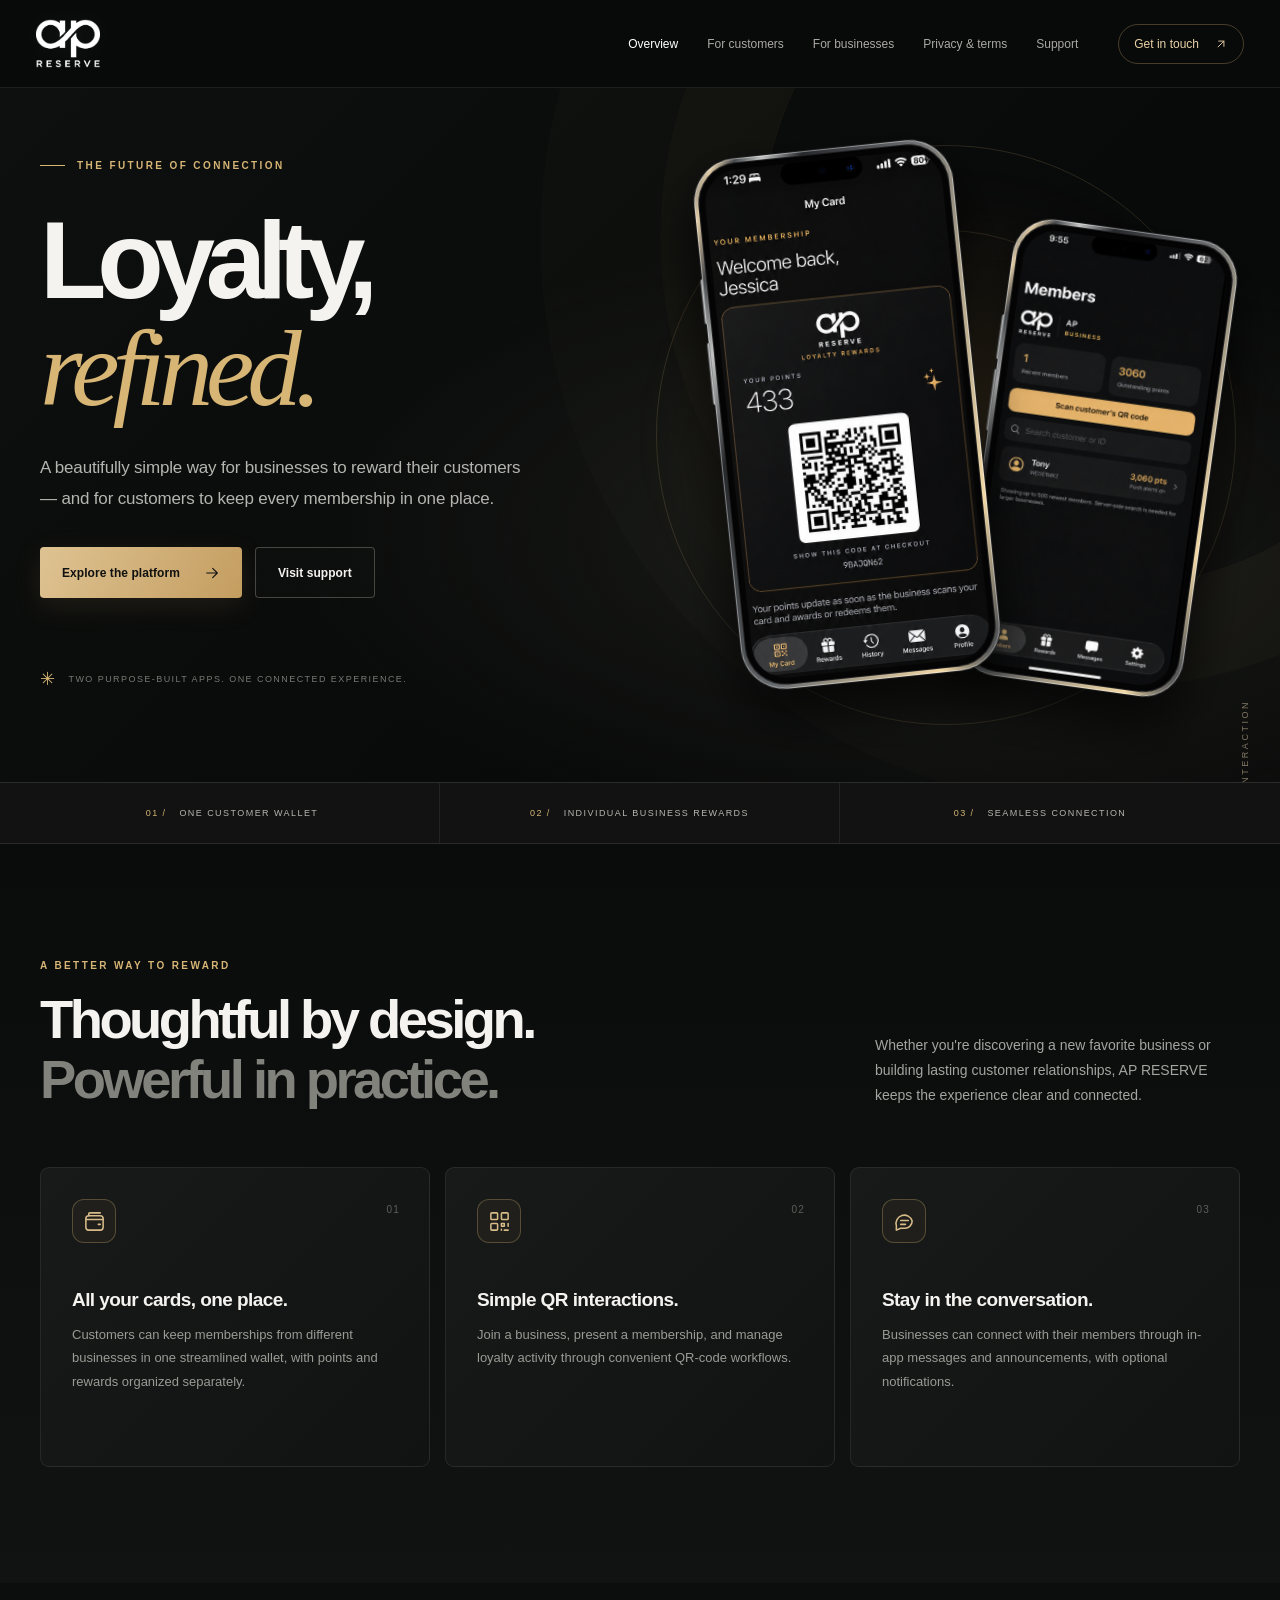
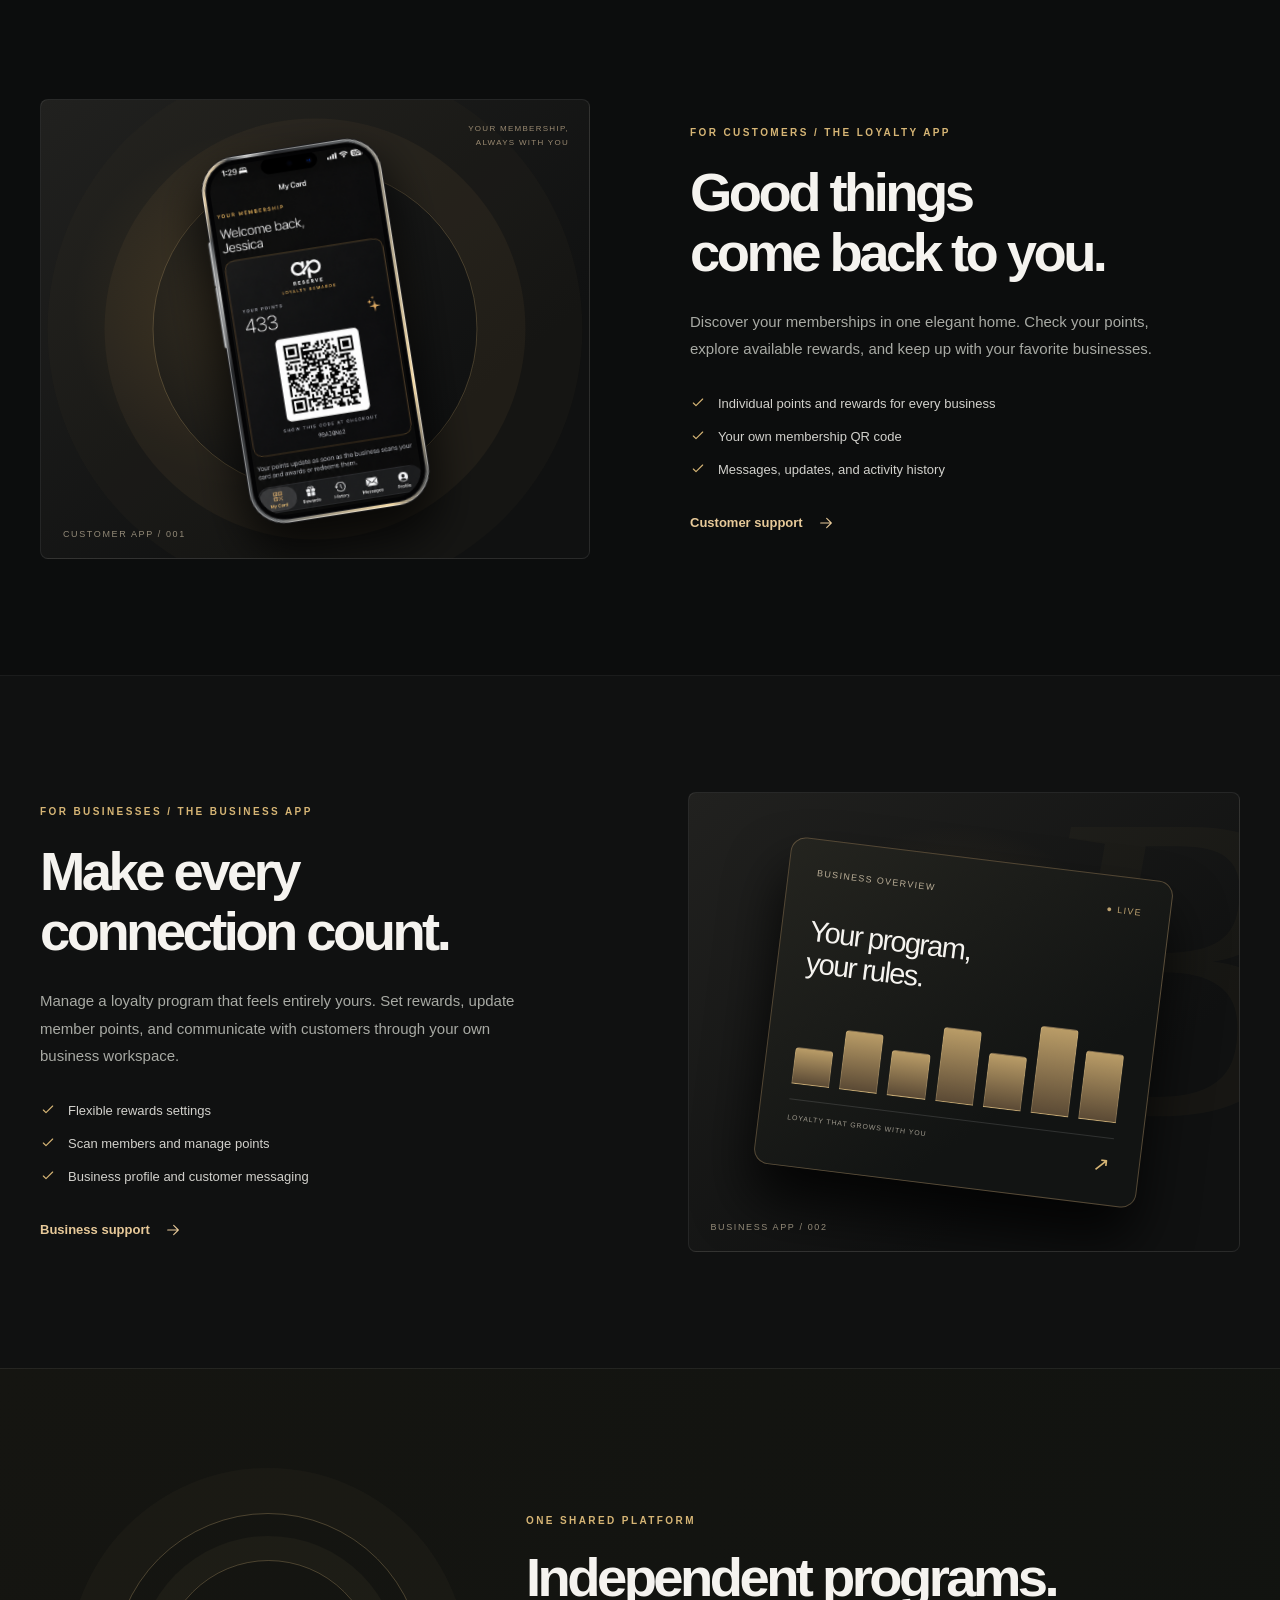
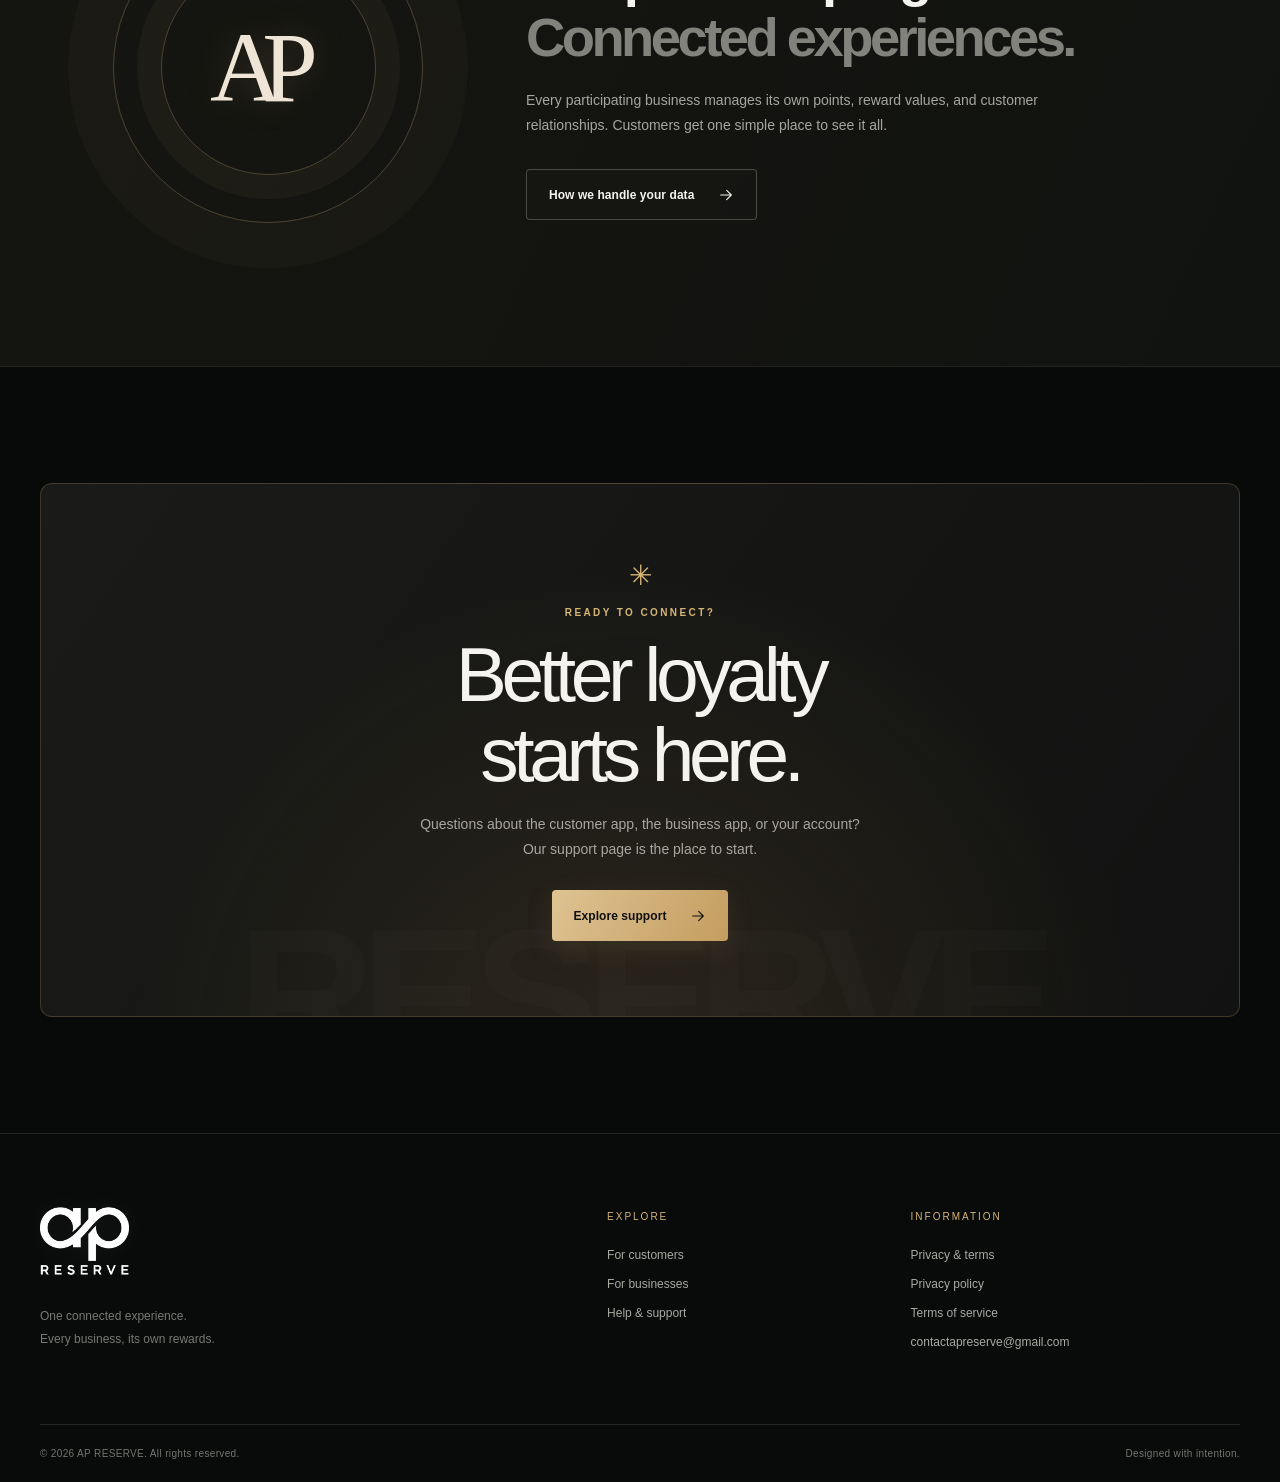
<file: index.html>
<!DOCTYPE html>

<html lang="en"><head><meta charset="utf-8"/><meta content="width=device-width, initial-scale=1" name="viewport"/><meta content="#090a0a" name="theme-color"/><meta content="dark" name="color-scheme"/><title>Loyalty, Refined | AP RESERVE</title><meta content="AP RESERVE connects customers and participating businesses with simple loyalty cards, rewards, QR interactions, and messages." name="description"/><meta content="index,follow" name="robots"/><link href="assets/favicon.png" rel="icon" type="image/png"/><link href="assets/apple-touch-icon.png" rel="apple-touch-icon"/><link href="assets/styles.css" rel="stylesheet"/><meta content="website" property="og:type"/><meta content="Loyalty, Refined — AP RESERVE" property="og:title"/><meta content="AP RESERVE connects customers and participating businesses with simple loyalty cards, rewards, QR interactions, and messages." property="og:description"/><meta content="assets/social-preview.png" property="og:image"/></head><body class="home-page"><a class="skip-link" href="#main">Skip to content</a><header class="site-header"><div class="header-inner"><a aria-label="AP Reserve home" class="brand brand--official" href="index.html"><img alt="AP RESERVE" class="brand-official-logo" src="assets/ap-reserve-logo.png"/></a><nav aria-label="Primary navigation" class="desktop-nav"><a aria-current="page" class="active" href="index.html">Overview</a><a href="index.html#customer">For customers</a><a href="index.html#business">For businesses</a><a href="legal.html">Privacy &amp; terms</a><a href="support.html">Support</a></nav><a class="header-contact" href="mailto:contactapreserve@gmail.com?subject=AP%20RESERVE%20Support">Get in touch <svg aria-hidden="true" fill="none" stroke="currentColor" stroke-linecap="round" stroke-linejoin="round" stroke-width="1.6" viewbox="0 0 24 24"><path d="M7 17 17 7M8 7h9v9"></path></svg></a><button aria-controls="mobile-nav" aria-expanded="false" aria-label="Open navigation" class="mobile-toggle" type="button"><svg aria-hidden="true" fill="none" stroke="currentColor" stroke-linecap="round" stroke-width="1.8" viewbox="0 0 24 24"><path d="M4 7h16M4 12h16M4 17h16"></path></svg></button></div><nav aria-label="Mobile navigation" class="mobile-nav" hidden="" id="mobile-nav"><a aria-current="page" class="active" href="index.html">Overview</a><a href="index.html#customer">For customers</a><a href="index.html#business">For businesses</a><a href="legal.html">Privacy &amp; terms</a><a href="support.html">Support</a><a href="mailto:contactapreserve@gmail.com">Email support <svg aria-hidden="true" fill="none" stroke="currentColor" stroke-linecap="round" stroke-linejoin="round" stroke-width="1.6" viewbox="0 0 24 24"><path d="M7 17 17 7M8 7h9v9"></path></svg></a></nav></header><main id="main"><section class="hero"><div aria-hidden="true" class="hero-halo"></div><div class="container hero-grid"><div class="hero-copy"><div class="eyebrow"><span class="eyebrow-line"></span> THE FUTURE OF CONNECTION</div><h1>Loyalty,<br/><em>refined.</em></h1><p class="hero-lead">A beautifully simple way for businesses to reward their customers — and for customers to keep every membership in one place.</p><div class="hero-actions"><a class="button button-primary" href="#platform">Explore the platform <svg aria-hidden="true" fill="none" stroke="currentColor" stroke-linecap="round" stroke-linejoin="round" stroke-width="1.6" viewbox="0 0 24 24"><path d="M4 12h16m-7-7 7 7-7 7"></path></svg></a><a class="button button-outline" href="support.html">Visit support</a></div><div class="hero-footnote"><span class="gold-spark">✳</span> TWO PURPOSE-BUILT APPS. ONE CONNECTED EXPERIENCE.</div></div><div class="hero-art hero-art--custom-phones"><div aria-hidden="true" class="hero-orbit orbit-one"></div><div aria-hidden="true" class="hero-orbit orbit-two"></div><div aria-hidden="true" class="hero-bloom"></div><div aria-hidden="true" class="hero-phone-glow"></div><div class="ap-device ap-device--business"><div class="ap-device__shell"><div class="ap-device__glass"><div class="ap-device__display"><img alt="AP Reserve Business app member management screen" decoding="async" loading="eager" src="assets/business-app-display.png"/></div></div></div><span aria-hidden="true" class="ap-device__side-button ap-device__side-button--a"></span><span aria-hidden="true" class="ap-device__side-button ap-device__side-button--b"></span></div><div class="ap-device ap-device--loyalty"><div class="ap-device__shell"><div class="ap-device__glass"><div class="ap-device__display"><img alt="AP Reserve Loyalty app membership card screen" decoding="async" loading="eager" src="assets/loyalty-app-display.png"/></div></div></div><span aria-hidden="true" class="ap-device__side-button ap-device__side-button--a"></span><span aria-hidden="true" class="ap-device__side-button ap-device__side-button--b"></span></div><span class="art-note">ELEGANCE IN EVERY INTERACTION</span></div></div></section>
<section class="feature-ribbon"><div class="container ribbon-grid"><div><span>01 /</span> ONE CUSTOMER WALLET</div><div><span>02 /</span> INDIVIDUAL BUSINESS REWARDS</div><div><span>03 /</span> SEAMLESS CONNECTION</div></div></section>
<section class="section section-intro" id="platform"><div class="container"><div class="section-kicker">A BETTER WAY TO REWARD</div><div class="section-heading-row"><h2>Thoughtful by design.<br/><span>Powerful in practice.</span></h2><p>Whether you're discovering a new favorite business or building lasting customer relationships, AP RESERVE keeps the experience clear and connected.</p></div><div class="feature-grid"><article class="feature-card"><div class="feature-icon"><svg aria-hidden="true" fill="none" stroke="currentColor" stroke-linecap="round" stroke-linejoin="round" stroke-width="1.6" viewbox="0 0 24 24"><rect height="15" rx="3" width="18" x="3" y="6"></rect><path d="M3 10h18m-15-4V4a1 1 0 0 1 1-1h11"></path><path d="M16 15h2"></path></svg></div><div class="feature-number">01</div><h3>All your cards, one place.</h3><p>Customers can keep memberships from different businesses in one streamlined wallet, with points and rewards organized separately.</p></article><article class="feature-card"><div class="feature-icon"><svg aria-hidden="true" fill="none" stroke="currentColor" stroke-linecap="round" stroke-linejoin="round" stroke-width="1.6" viewbox="0 0 24 24"><rect height="7" rx="1" width="7" x="3" y="3"></rect><rect height="7" rx="1" width="7" x="14" y="3"></rect><rect height="7" rx="1" width="7" x="3" y="14"></rect><path d="M14 14h3v3h-3zM21 14v3m-4 4h4m-7-1v1"></path></svg></div><div class="feature-number">02</div><h3>Simple QR interactions.</h3><p>Join a business, present a membership, and manage loyalty activity through convenient QR-code workflows.</p></article><article class="feature-card"><div class="feature-icon"><svg aria-hidden="true" fill="none" stroke="currentColor" stroke-linecap="round" stroke-linejoin="round" stroke-width="1.6" viewbox="0 0 24 24"><path d="M20 11.5a7.5 7.5 0 0 1-7.5 7.5H8l-4.5 2v-4.5A7.5 7.5 0 1 1 20 11.5Z"></path><path d="M8 11h8m-8 4h5"></path></svg></div><div class="feature-number">03</div><h3>Stay in the conversation.</h3><p>Businesses can connect with their members through in-app messages and announcements, with optional notifications.</p></article></div></div></section>
<section class="section audience-section customer-section" id="customer"><div class="container audience-grid"><div class="audience-art"><div class="audience-panel customer-panel"><div aria-hidden="true" class="panel-glow"></div><div aria-hidden="true" class="customer-device-halo"></div><div class="ap-device ap-device--loyalty ap-device--section"><div class="ap-device__shell"><div class="ap-device__glass"><div class="ap-device__display"><img alt="AP Reserve Loyalty app membership card screen" decoding="async" loading="lazy" src="assets/loyalty-app-display.png"/></div></div></div><span aria-hidden="true" class="ap-device__side-button ap-device__side-button--a"></span><span aria-hidden="true" class="ap-device__side-button ap-device__side-button--b"></span></div><span class="art-corner">CUSTOMER APP / 001</span><span class="customer-device-caption">YOUR MEMBERSHIP, ALWAYS WITH YOU</span></div></div><div class="audience-copy"><div class="section-kicker">FOR CUSTOMERS / THE LOYALTY APP</div><h2>Good things<br/>come back to you.</h2><p>Discover your memberships in one elegant home. Check your points, explore available rewards, and keep up with your favorite businesses.</p><div class="tick-list"><div><svg aria-hidden="true" fill="none" stroke="currentColor" stroke-linecap="round" stroke-linejoin="round" stroke-width="1.7" viewbox="0 0 24 24"><path d="m5 12 4 4L19 6"></path></svg> Individual points and rewards for every business</div><div><svg aria-hidden="true" fill="none" stroke="currentColor" stroke-linecap="round" stroke-linejoin="round" stroke-width="1.7" viewbox="0 0 24 24"><path d="m5 12 4 4L19 6"></path></svg> Your own membership QR code</div><div><svg aria-hidden="true" fill="none" stroke="currentColor" stroke-linecap="round" stroke-linejoin="round" stroke-width="1.7" viewbox="0 0 24 24"><path d="m5 12 4 4L19 6"></path></svg> Messages, updates, and activity history</div></div><a class="text-link" href="support.html#customer-help">Customer support <svg aria-hidden="true" fill="none" stroke="currentColor" stroke-linecap="round" stroke-linejoin="round" stroke-width="1.6" viewbox="0 0 24 24"><path d="M4 12h16m-7-7 7 7-7 7"></path></svg></a></div></div></section>
<section class="section audience-section business-section" id="business"><div class="container audience-grid business-grid"><div class="audience-copy"><div class="section-kicker">FOR BUSINESSES / THE BUSINESS APP</div><h2>Make every<br/>connection count.</h2><p>Manage a loyalty program that feels entirely yours. Set rewards, update member points, and communicate with customers through your own business workspace.</p><div class="tick-list"><div><svg aria-hidden="true" fill="none" stroke="currentColor" stroke-linecap="round" stroke-linejoin="round" stroke-width="1.7" viewbox="0 0 24 24"><path d="m5 12 4 4L19 6"></path></svg> Flexible rewards settings</div><div><svg aria-hidden="true" fill="none" stroke="currentColor" stroke-linecap="round" stroke-linejoin="round" stroke-width="1.7" viewbox="0 0 24 24"><path d="m5 12 4 4L19 6"></path></svg> Scan members and manage points</div><div><svg aria-hidden="true" fill="none" stroke="currentColor" stroke-linecap="round" stroke-linejoin="round" stroke-width="1.7" viewbox="0 0 24 24"><path d="m5 12 4 4L19 6"></path></svg> Business profile and customer messaging</div></div><a class="text-link" href="support.html#business-help">Business support <svg aria-hidden="true" fill="none" stroke="currentColor" stroke-linecap="round" stroke-linejoin="round" stroke-width="1.6" viewbox="0 0 24 24"><path d="M4 12h16m-7-7 7 7-7 7"></path></svg></a></div><div class="audience-art"><div class="audience-panel business-panel"><div class="panel-glow"></div><div class="large-art-letter">B</div><div class="gold-report"><div class="report-top"><span>BUSINESS OVERVIEW</span><span>● LIVE</span></div><div class="report-title">Your program,<br/>your rules.</div><div class="report-bars"><i style="--h:42%"></i><i style="--h:68%"></i><i style="--h:52%"></i><i style="--h:85%"></i><i style="--h:62%"></i><i style="--h:100%"></i><i style="--h:78%"></i></div><div class="report-bottom"><span>LOYALTY THAT GROWS WITH YOU</span><span>↗</span></div></div><span class="art-corner">BUSINESS APP / 002</span></div></div></div></section>
<section class="section value-section"><div class="container value-wrap"><div class="value-art"><span class="value-ring r1"></span><span class="value-ring r2"></span><span class="value-center">AP</span></div><div class="value-content"><div class="section-kicker">ONE SHARED PLATFORM</div><h2>Independent programs.<br/><span>Connected experiences.</span></h2><p>Every participating business manages its own points, reward values, and customer relationships. Customers get one simple place to see it all.</p><a class="button button-outline" href="legal.html">How we handle your data <svg aria-hidden="true" fill="none" stroke="currentColor" stroke-linecap="round" stroke-linejoin="round" stroke-width="1.6" viewbox="0 0 24 24"><path d="M4 12h16m-7-7 7 7-7 7"></path></svg></a></div></div></section>
<section class="section end-cta"><div class="container"><div class="cta-box"><div class="cta-star">✳</div><div class="section-kicker">READY TO CONNECT?</div><h2>Better loyalty<br/>starts here.</h2><p>Questions about the customer app, the business app, or your account? Our support page is the place to start.</p><a class="button button-primary" href="support.html">Explore support <svg aria-hidden="true" fill="none" stroke="currentColor" stroke-linecap="round" stroke-linejoin="round" stroke-width="1.6" viewbox="0 0 24 24"><path d="M4 12h16m-7-7 7 7-7 7"></path></svg></a><div class="cta-background-word">RESERVE</div></div></div></section></main><footer class="site-footer"><div class="container footer-top"><div><div class="footer-brand"><a aria-label="AP Reserve home" class="brand brand--official" href="index.html"><img alt="AP RESERVE" class="brand-official-logo" src="assets/ap-reserve-logo.png"/></a></div><p>One connected experience.<br/>Every business, its own rewards.</p></div><div class="footer-linkgroup"><span>EXPLORE</span><a href="index.html#customer">For customers</a><a href="index.html#business">For businesses</a><a href="support.html">Help &amp; support</a></div><div class="footer-linkgroup"><span>INFORMATION</span><a href="legal.html">Privacy &amp; terms</a><a href="privacy.html">Privacy policy</a><a href="terms.html">Terms of service</a><a href="mailto:contactapreserve@gmail.com">contactapreserve@gmail.com</a></div></div><div class="container footer-bottom"><span>© <span id="year">2026</span> AP RESERVE. All rights reserved.</span><span>Designed with intention.</span></div></footer><script defer="" src="assets/main.js"></script></body></html>
</file>
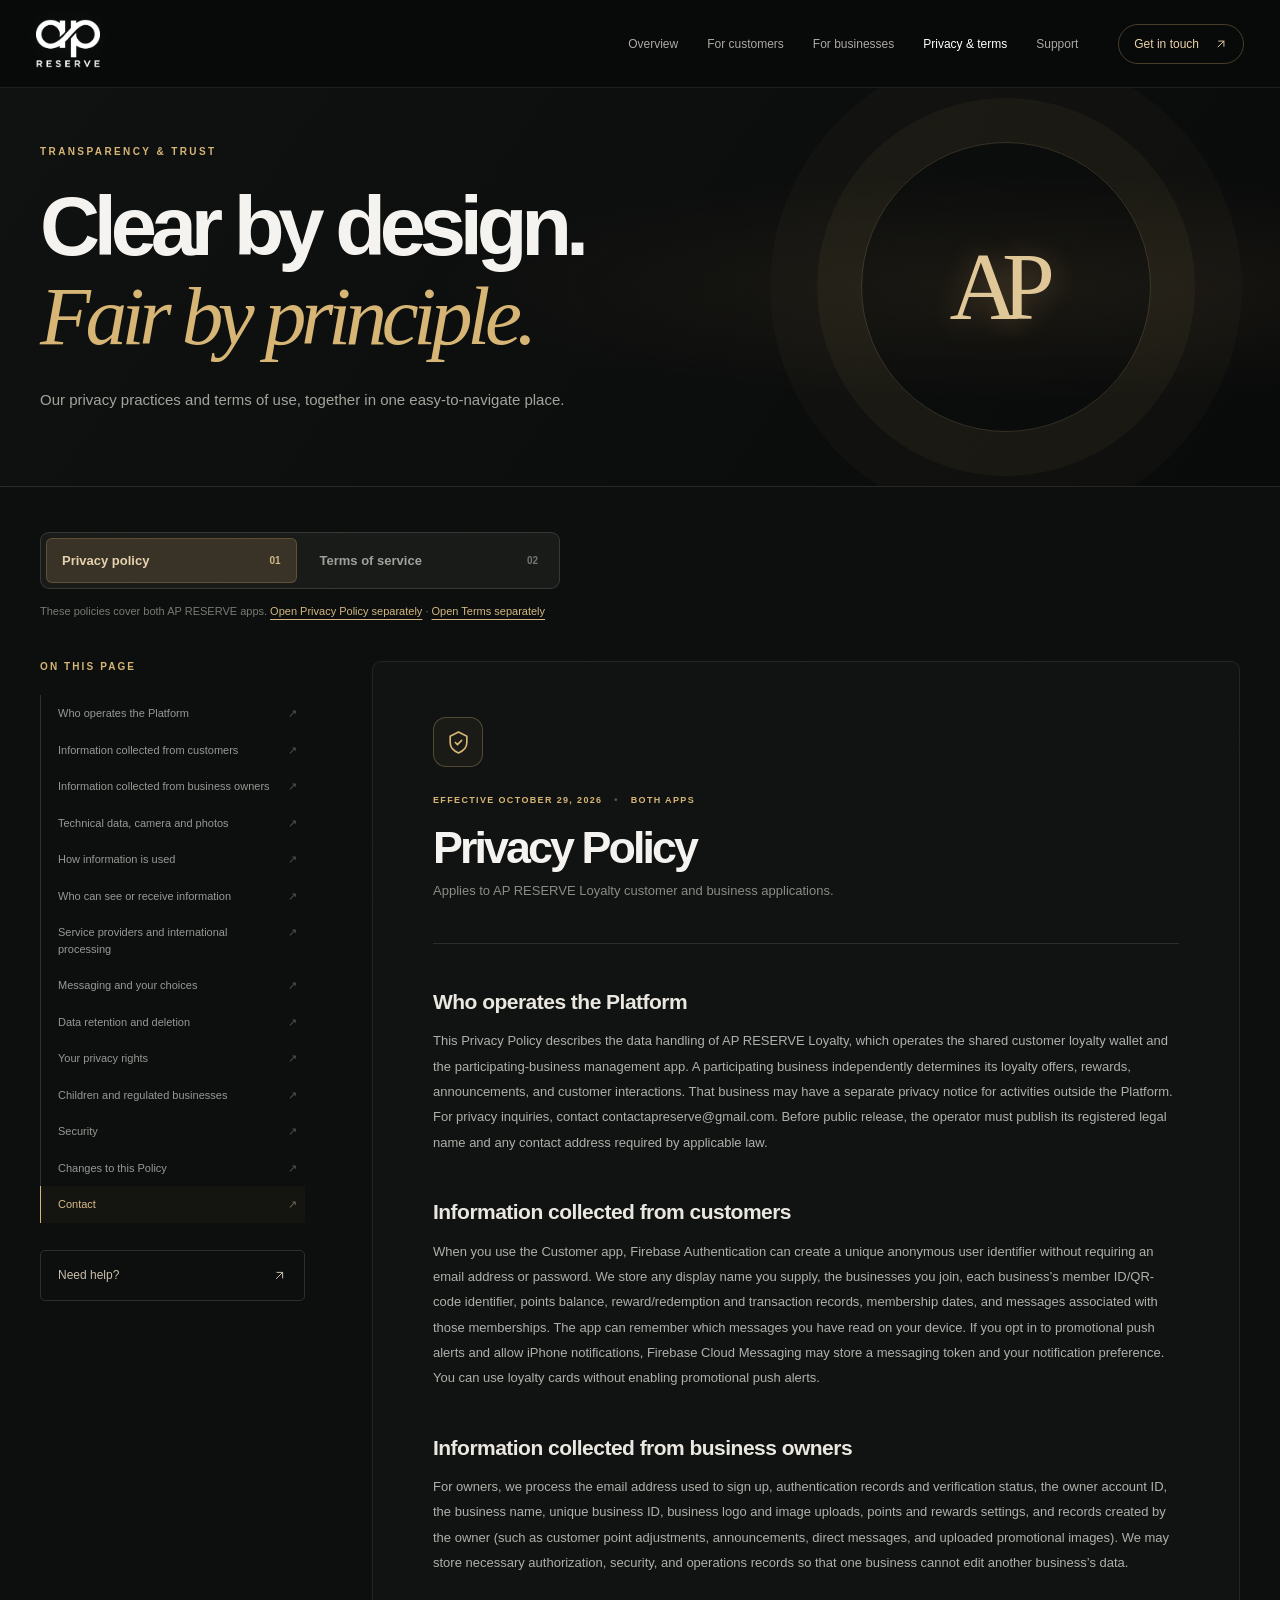
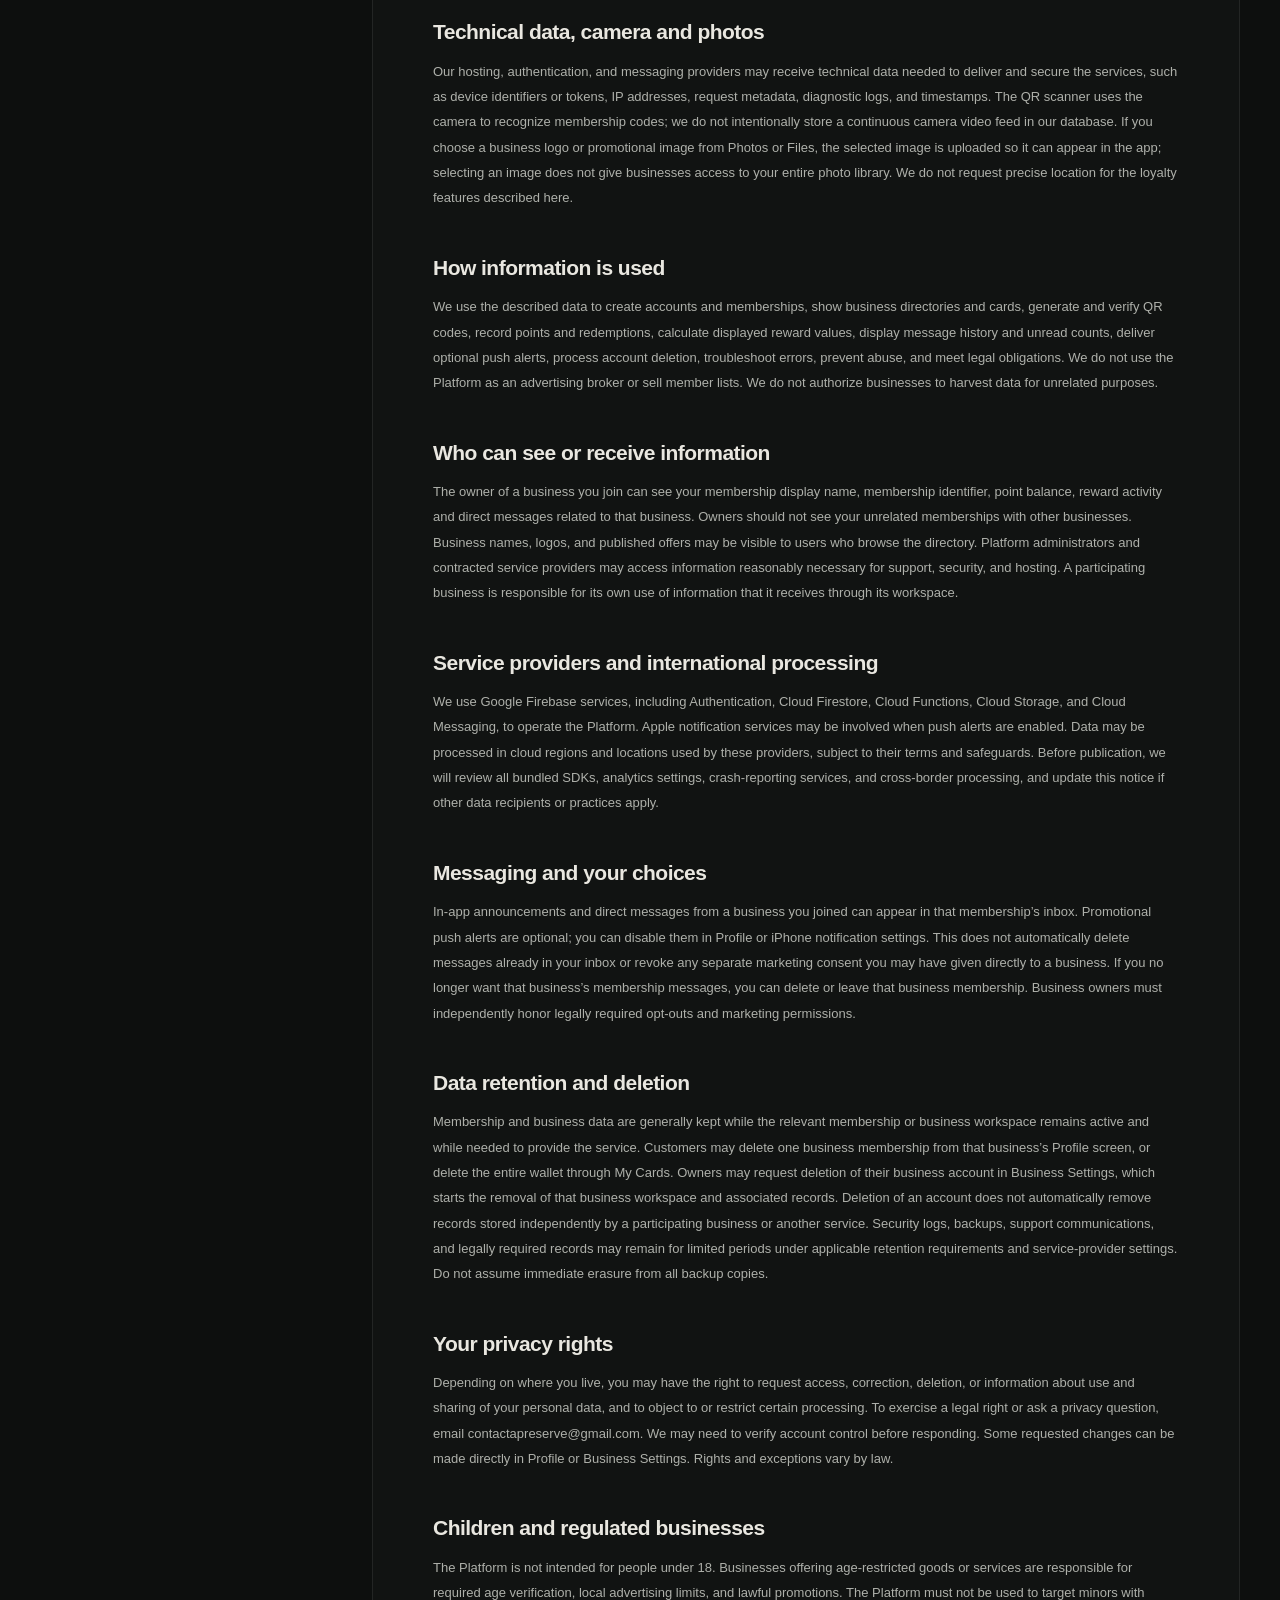
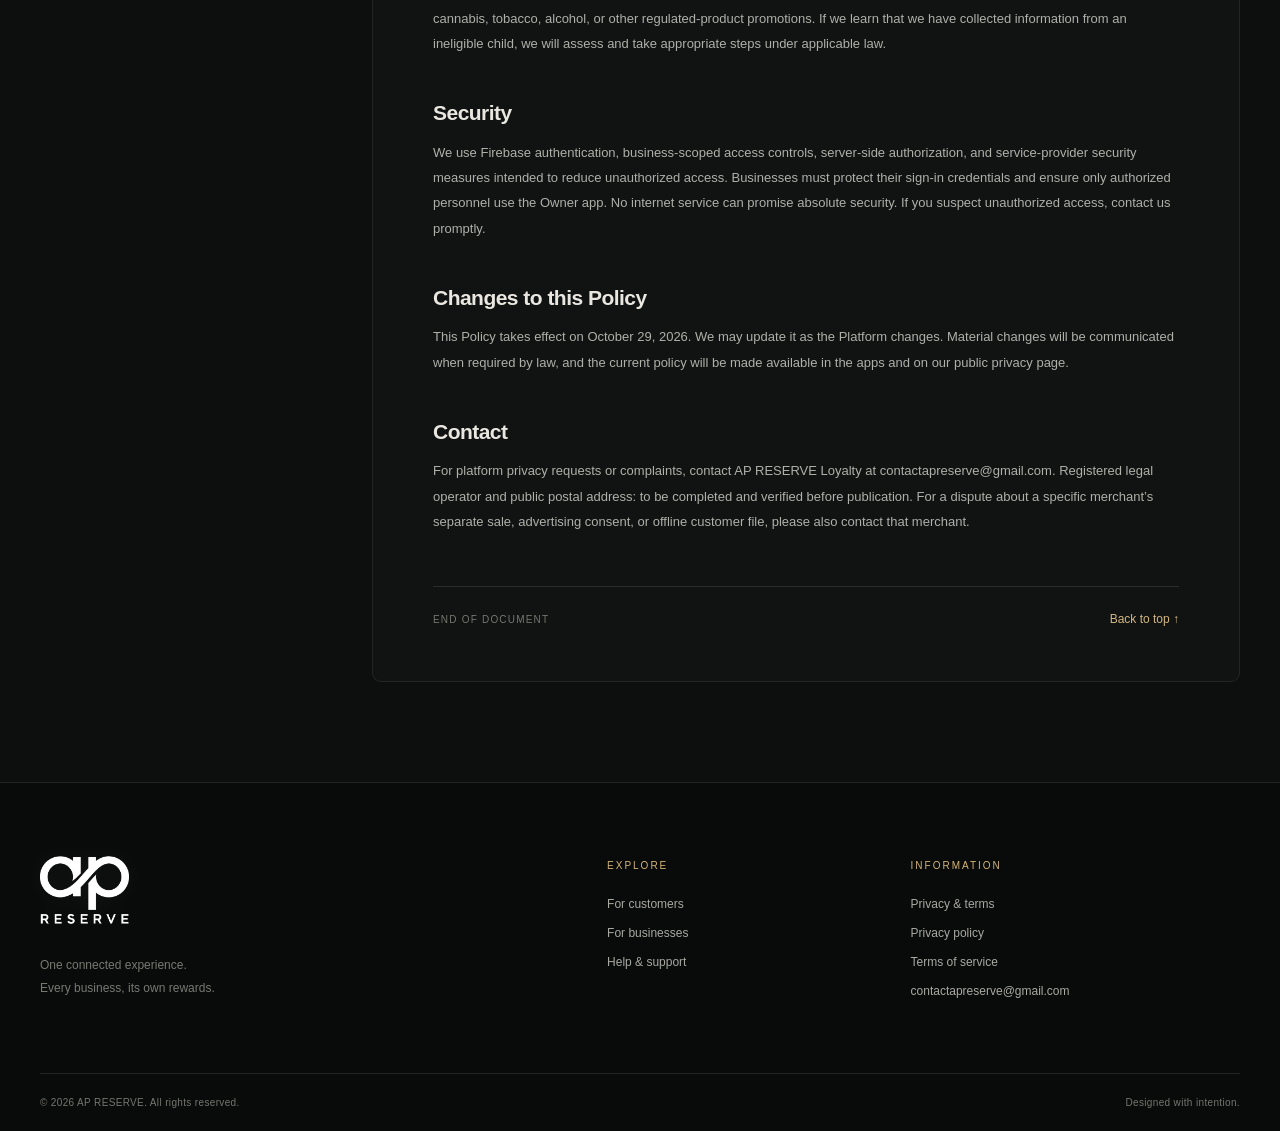
<file: legal.html>
<!DOCTYPE html>

<html lang="en"><head><meta charset="utf-8"/><meta content="width=device-width, initial-scale=1" name="viewport"/><meta content="#090a0a" name="theme-color"/><meta content="dark" name="color-scheme"/><title>Privacy &amp; Terms | AP RESERVE</title><meta content="Read the complete Privacy Policy and Terms of Service for AP RESERVE Loyalty Customer and Business apps." name="description"/><meta content="index,follow" name="robots"/><link href="assets/favicon.png" rel="icon" type="image/png"/><link href="assets/apple-touch-icon.png" rel="apple-touch-icon"/><link href="assets/styles.css" rel="stylesheet"/><meta content="website" property="og:type"/><meta content="Privacy &amp; Terms — AP RESERVE" property="og:title"/><meta content="Read the complete Privacy Policy and Terms of Service for AP RESERVE Loyalty Customer and Business apps." property="og:description"/><meta content="assets/social-preview.png" property="og:image"/></head><body class="legal-page"><a class="skip-link" href="#main">Skip to content</a><header class="site-header"><div class="header-inner"><a aria-label="AP Reserve home" class="brand brand--official" href="index.html"><img alt="AP RESERVE" class="brand-official-logo" src="assets/ap-reserve-logo.png"/></a><nav aria-label="Primary navigation" class="desktop-nav"><a href="index.html">Overview</a><a href="index.html#customer">For customers</a><a href="index.html#business">For businesses</a><a aria-current="page" class="active" href="legal.html">Privacy &amp; terms</a><a href="support.html">Support</a></nav><a class="header-contact" href="mailto:contactapreserve@gmail.com?subject=AP%20RESERVE%20Support">Get in touch <svg aria-hidden="true" fill="none" stroke="currentColor" stroke-linecap="round" stroke-linejoin="round" stroke-width="1.6" viewbox="0 0 24 24"><path d="M7 17 17 7M8 7h9v9"></path></svg></a><button aria-controls="mobile-nav" aria-expanded="false" aria-label="Open navigation" class="mobile-toggle" type="button"><svg aria-hidden="true" fill="none" stroke="currentColor" stroke-linecap="round" stroke-width="1.8" viewbox="0 0 24 24"><path d="M4 7h16M4 12h16M4 17h16"></path></svg></button></div><nav aria-label="Mobile navigation" class="mobile-nav" hidden="" id="mobile-nav"><a href="index.html">Overview</a><a href="index.html#customer">For customers</a><a href="index.html#business">For businesses</a><a aria-current="page" class="active" href="legal.html">Privacy &amp; terms</a><a href="support.html">Support</a><a href="mailto:contactapreserve@gmail.com">Email support <svg aria-hidden="true" fill="none" stroke="currentColor" stroke-linecap="round" stroke-linejoin="round" stroke-width="1.6" viewbox="0 0 24 24"><path d="M7 17 17 7M8 7h9v9"></path></svg></a></nav></header><main id="main"><div id="top"></div><section class="interior-hero legal-hero"><div class="container interior-hero-grid"><div><div class="section-kicker">TRANSPARENCY &amp; TRUST</div><h1>Clear by design.<br/><em>Fair by principle.</em></h1><p>Our privacy practices and terms of use, together in one easy-to-navigate place.</p></div><div class="interior-art"><span class="interior-orbit"></span><span class="interior-monogram">AP</span></div></div></section><section class="legal-shell"><div class="container"><div aria-label="Legal documents" class="legal-switch" role="tablist"><button aria-controls="privacy-panel" aria-selected="true" data-legal-tab="privacy" id="tab-privacy" role="tab" type="button">Privacy policy <span>01</span></button><button aria-controls="terms-panel" aria-selected="false" data-legal-tab="terms" id="tab-terms" role="tab" type="button">Terms of service <span>02</span></button></div><p class="legal-download-note">These policies cover both AP RESERVE apps. <a href="privacy.html">Open Privacy Policy separately</a> · <a href="terms.html">Open Terms separately</a></p><section aria-labelledby="privacy-heading" class="legal-panel is-active" data-legal-panel="privacy" id="privacy-panel"><div class="legal-grid"><aside class="legal-aside"><div class="aside-sticky"><div class="aside-overline">ON THIS PAGE</div><nav aria-label="Privacy Policy contents" class="toc-links"><a class="toc-link" href="#privacy-who-operates-the-platform">Who operates the Platform <span>↗</span></a><a class="toc-link" href="#privacy-information-collected-from-customers">Information collected from customers <span>↗</span></a><a class="toc-link" href="#privacy-information-collected-from-business-owners">Information collected from business owners <span>↗</span></a><a class="toc-link" href="#privacy-technical-data-camera-and-photos">Technical data, camera and photos <span>↗</span></a><a class="toc-link" href="#privacy-how-information-is-used">How information is used <span>↗</span></a><a class="toc-link" href="#privacy-who-can-see-or-receive-information">Who can see or receive information <span>↗</span></a><a class="toc-link" href="#privacy-service-providers-and-international-processing">Service providers and international processing <span>↗</span></a><a class="toc-link" href="#privacy-messaging-and-your-choices">Messaging and your choices <span>↗</span></a><a class="toc-link" href="#privacy-data-retention-and-deletion">Data retention and deletion <span>↗</span></a><a class="toc-link" href="#privacy-your-privacy-rights">Your privacy rights <span>↗</span></a><a class="toc-link" href="#privacy-children-and-regulated-businesses">Children and regulated businesses <span>↗</span></a><a class="toc-link" href="#privacy-security">Security <span>↗</span></a><a class="toc-link" href="#privacy-changes-to-this-policy">Changes to this Policy <span>↗</span></a><a class="toc-link" href="#privacy-contact">Contact <span>↗</span></a></nav><a class="aside-help" href="support.html">Need help? <svg aria-hidden="true" fill="none" stroke="currentColor" stroke-linecap="round" stroke-linejoin="round" stroke-width="1.6" viewbox="0 0 24 24"><path d="M7 17 17 7M8 7h9v9"></path></svg></a></div></aside><article class="legal-article"><div class="legal-document-head"><div class="doc-symbol"><svg aria-hidden="true" fill="none" stroke="currentColor" stroke-linecap="round" stroke-linejoin="round" stroke-width="1.6" viewbox="0 0 24 24"><path d="m12 2 8 4v6c0 5-3.4 8.1-8 10-4.6-1.9-8-5-8-10V6l8-4Z"></path><path d="m9 12 2 2 4-4"></path></svg></div><p class="legal-status">EFFECTIVE OCTOBER 29, 2026 <span>•</span> BOTH APPS</p><h2 id="privacy-heading">Privacy Policy</h2><p>Applies to AP RESERVE Loyalty customer and business applications.</p></div><div class="policy-prose">
<h2 id="privacy-who-operates-the-platform">Who operates the Platform</h2>
<p>This Privacy Policy describes the data handling of AP RESERVE Loyalty, which operates the shared customer loyalty wallet and the participating-business management app. A participating business independently determines its loyalty offers, rewards, announcements, and customer interactions. That business may have a separate privacy notice for activities outside the Platform. For privacy inquiries, contact contactapreserve@gmail.com. Before public release, the operator must publish its registered legal name and any contact address required by applicable law.</p>
<h2 id="privacy-information-collected-from-customers">Information collected from customers</h2>
<p>When you use the Customer app, Firebase Authentication can create a unique anonymous user identifier without requiring an email address or password. We store any display name you supply, the businesses you join, each business’s member ID/QR-code identifier, points balance, reward/redemption and transaction records, membership dates, and messages associated with those memberships. The app can remember which messages you have read on your device. If you opt in to promotional push alerts and allow iPhone notifications, Firebase Cloud Messaging may store a messaging token and your notification preference. You can use loyalty cards without enabling promotional push alerts.</p>
<h2 id="privacy-information-collected-from-business-owners">Information collected from business owners</h2>
<p>For owners, we process the email address used to sign up, authentication records and verification status, the owner account ID, the business name, unique business ID, business logo and image uploads, points and rewards settings, and records created by the owner (such as customer point adjustments, announcements, direct messages, and uploaded promotional images). We may store necessary authorization, security, and operations records so that one business cannot edit another business’s data.</p>
<h2 id="privacy-technical-data-camera-and-photos">Technical data, camera and photos</h2>
<p>Our hosting, authentication, and messaging providers may receive technical data needed to deliver and secure the services, such as device identifiers or tokens, IP addresses, request metadata, diagnostic logs, and timestamps. The QR scanner uses the camera to recognize membership codes; we do not intentionally store a continuous camera video feed in our database. If you choose a business logo or promotional image from Photos or Files, the selected image is uploaded so it can appear in the app; selecting an image does not give businesses access to your entire photo library. We do not request precise location for the loyalty features described here.</p>
<h2 id="privacy-how-information-is-used">How information is used</h2>
<p>We use the described data to create accounts and memberships, show business directories and cards, generate and verify QR codes, record points and redemptions, calculate displayed reward values, display message history and unread counts, deliver optional push alerts, process account deletion, troubleshoot errors, prevent abuse, and meet legal obligations. We do not use the Platform as an advertising broker or sell member lists. We do not authorize businesses to harvest data for unrelated purposes.</p>
<h2 id="privacy-who-can-see-or-receive-information">Who can see or receive information</h2>
<p>The owner of a business you join can see your membership display name, membership identifier, point balance, reward activity and direct messages related to that business. Owners should not see your unrelated memberships with other businesses. Business names, logos, and published offers may be visible to users who browse the directory. Platform administrators and contracted service providers may access information reasonably necessary for support, security, and hosting. A participating business is responsible for its own use of information that it receives through its workspace.</p>
<h2 id="privacy-service-providers-and-international-processing">Service providers and international processing</h2>
<p>We use Google Firebase services, including Authentication, Cloud Firestore, Cloud Functions, Cloud Storage, and Cloud Messaging, to operate the Platform. Apple notification services may be involved when push alerts are enabled. Data may be processed in cloud regions and locations used by these providers, subject to their terms and safeguards. Before publication, we will review all bundled SDKs, analytics settings, crash-reporting services, and cross-border processing, and update this notice if other data recipients or practices apply.</p>
<h2 id="privacy-messaging-and-your-choices">Messaging and your choices</h2>
<p>In-app announcements and direct messages from a business you joined can appear in that membership’s inbox. Promotional push alerts are optional; you can disable them in Profile or iPhone notification settings. This does not automatically delete messages already in your inbox or revoke any separate marketing consent you may have given directly to a business. If you no longer want that business’s membership messages, you can delete or leave that business membership. Business owners must independently honor legally required opt-outs and marketing permissions.</p>
<h2 id="privacy-data-retention-and-deletion">Data retention and deletion</h2>
<p>Membership and business data are generally kept while the relevant membership or business workspace remains active and while needed to provide the service. Customers may delete one business membership from that business’s Profile screen, or delete the entire wallet through My Cards. Owners may request deletion of their business account in Business Settings, which starts the removal of that business workspace and associated records. Deletion of an account does not automatically remove records stored independently by a participating business or another service. Security logs, backups, support communications, and legally required records may remain for limited periods under applicable retention requirements and service-provider settings. Do not assume immediate erasure from all backup copies.</p>
<h2 id="privacy-your-privacy-rights">Your privacy rights</h2>
<p>Depending on where you live, you may have the right to request access, correction, deletion, or information about use and sharing of your personal data, and to object to or restrict certain processing. To exercise a legal right or ask a privacy question, email contactapreserve@gmail.com. We may need to verify account control before responding. Some requested changes can be made directly in Profile or Business Settings. Rights and exceptions vary by law.</p>
<h2 id="privacy-children-and-regulated-businesses">Children and regulated businesses</h2>
<p>The Platform is not intended for people under 18. Businesses offering age-restricted goods or services are responsible for required age verification, local advertising limits, and lawful promotions. The Platform must not be used to target minors with cannabis, tobacco, alcohol, or other regulated-product promotions. If we learn that we have collected information from an ineligible child, we will assess and take appropriate steps under applicable law.</p>
<h2 id="privacy-security">Security</h2>
<p>We use Firebase authentication, business-scoped access controls, server-side authorization, and service-provider security measures intended to reduce unauthorized access. Businesses must protect their sign-in credentials and ensure only authorized personnel use the Owner app. No internet service can promise absolute security. If you suspect unauthorized access, contact us promptly.</p>
<h2 id="privacy-changes-to-this-policy">Changes to this Policy</h2>
<p>This Policy takes effect on October 29, 2026. We may update it as the Platform changes. Material changes will be communicated when required by law, and the current policy will be made available in the apps and on our public privacy page.</p>
<h2 id="privacy-contact">Contact</h2>
<p>For platform privacy requests or complaints, contact AP RESERVE Loyalty at contactapreserve@gmail.com. Registered legal operator and public postal address: to be completed and verified before publication. For a dispute about a specific merchant’s separate sale, advertising consent, or offline customer file, please also contact that merchant.</p>
</div><div class="doc-end"><span>END OF DOCUMENT</span><a href="#top">Back to top ↑</a></div></article></div></section><section aria-labelledby="terms-heading" class="legal-panel" data-legal-panel="terms" hidden="" id="terms-panel"><div class="legal-grid"><aside class="legal-aside"><div class="aside-sticky"><div class="aside-overline">ON THIS PAGE</div><nav aria-label="Terms of Service contents" class="toc-links"><a class="toc-link" href="#terms-about-the-platform-and-these-terms">About the platform and these Terms <span>↗</span></a><a class="toc-link" href="#terms-free-use-no-payment-service">Free use; no payment service <span>↗</span></a><a class="toc-link" href="#terms-eligibility-and-lawful-use">Eligibility and lawful use <span>↗</span></a><a class="toc-link" href="#terms-customer-membership-and-account-access">Customer membership and account access <span>↗</span></a><a class="toc-link" href="#terms-business-accounts-and-workspace-responsibilities">Business accounts and workspace responsibilities <span>↗</span></a><a class="toc-link" href="#terms-loyalty-points-redemption-and-changes">Loyalty points, redemption, and changes <span>↗</span></a><a class="toc-link" href="#terms-messages-promotions-and-customer-communications">Messages, promotions, and customer communications <span>↗</span></a><a class="toc-link" href="#terms-content-business-logos-and-intellectual-property">Content, business logos, and intellectual property <span>↗</span></a><a class="toc-link" href="#terms-prohibited-activity-and-enforcement">Prohibited activity and enforcement <span>↗</span></a><a class="toc-link" href="#terms-privacy-and-security">Privacy and security <span>↗</span></a><a class="toc-link" href="#terms-account-termination-and-deletion">Account termination and deletion <span>↗</span></a><a class="toc-link" href="#terms-service-availability-and-changes">Service availability and changes <span>↗</span></a><a class="toc-link" href="#terms-disclaimers-and-limitations">Disclaimers and limitations <span>↗</span></a><a class="toc-link" href="#terms-complaints-and-disputes">Complaints and disputes <span>↗</span></a><a class="toc-link" href="#terms-updates-and-contact">Updates and contact <span>↗</span></a></nav><a class="aside-help" href="support.html">Need help? <svg aria-hidden="true" fill="none" stroke="currentColor" stroke-linecap="round" stroke-linejoin="round" stroke-width="1.6" viewbox="0 0 24 24"><path d="M7 17 17 7M8 7h9v9"></path></svg></a></div></aside><article class="legal-article"><div class="legal-document-head"><div class="doc-symbol"><svg aria-hidden="true" fill="none" stroke="currentColor" stroke-linecap="round" stroke-linejoin="round" stroke-width="1.6" viewbox="0 0 24 24"><path d="m12 2 8 4v6c0 5-3.4 8.1-8 10-4.6-1.9-8-5-8-10V6l8-4Z"></path><path d="m9 12 2 2 4-4"></path></svg></div><p class="legal-status">EFFECTIVE OCTOBER 29, 2026 <span>•</span> BOTH APPS</p><h2 id="terms-heading">Terms of Service</h2><p>Applies to AP RESERVE Loyalty customer and business applications.</p></div><div class="policy-prose">
<h2 id="terms-about-the-platform-and-these-terms">About the platform and these Terms</h2>
<p>AP RESERVE Loyalty (the “Platform,” “we,” or “us”) provides an app for participating businesses to maintain loyalty programs and a separate app for customers to join those programs. These Terms of Service apply to both apps. A participating business remains responsible for its own products, services, promotions, customer relationships, and legal obligations. If you do not agree to these Terms, do not use the Platform.</p>
<h2 id="terms-free-use-no-payment-service">Free use; no payment service</h2>
<p>The Customer and Business apps are free to download and use. Neither customers nor business owners pay subscription, registration, or usage fees for the loyalty features described here. The apps are not a bank, digital wallet holding funds, payment processor, marketplace, or checkout service. Loyalty points and displayed dollar-equivalent reward values are bookkeeping representations of participating businesses’ offers, not money on deposit, securities, or a promise by AP RESERVE to pay cash. Any future paid offering would be separately disclosed before you choose to purchase it.</p>
<h2 id="terms-eligibility-and-lawful-use">Eligibility and lawful use</h2>
<p>You must be at least 18 years old and otherwise legally permitted to use the Platform. If a participating business offers age-restricted products, the business and its customers must satisfy the higher legal minimum age, licensing, identity-verification, location, and advertising requirements that apply. Business owners must be authorized to represent the business and must comply with all laws applicable to their activities. Nothing in these Terms authorizes an unlawful transaction or overrides local rules. The Platform does not itself sell or arrange delivery of cannabis, tobacco, alcohol, prescription products, or other regulated goods.</p>
<h2 id="terms-customer-membership-and-account-access">Customer membership and account access</h2>
<p>The Customer app may create an anonymous Firebase account linked to that app installation. A customer may join more than one business, but each business maintains a separate membership, QR code, points balance, rewards, transaction history, and inbox. Customers should protect their devices and QR codes against unauthorized use. Reinstalling the app, changing devices, or losing access to an anonymous account may make previously earned points inaccessible unless an approved account recovery method is provided. Do not share another person’s membership identity or impersonate another person.</p>
<h2 id="terms-business-accounts-and-workspace-responsibilities">Business accounts and workspace responsibilities</h2>
<p>Business owners register using an email and password and may need to verify their email. Owners are responsible for the accuracy of their business name and logo, securing their credentials, managing their own rewards rules, and ensuring staff are authorized. Each business may view and modify only its own loyalty records through authorized features. Owners must not attempt to access another business’s workspace or obtain customers’ information for purposes unrelated to administering the relevant membership.</p>
<h2 id="terms-loyalty-points-redemption-and-changes">Loyalty points, redemption, and changes</h2>
<p>Points are issued, adjusted, and redeemed by the participating business subject to that business’s posted program rules and applicable law. Points earned at one business cannot be transferred to another business. Businesses can set a reward/cashback calculation rate, and changing that rate may change the displayed dollar-equivalent value of an existing points balance without changing the number of points. Each business is responsible for explaining redemption conditions, exclusions, expiration rules if permitted by law, and how disputes will be handled. We do not guarantee any business will provide a particular reward, honor a promotion, remain open, or preserve a given redemption value. Consumer protections and vested rights under applicable law still apply.</p>
<h2 id="terms-messages-promotions-and-customer-communications">Messages, promotions, and customer communications</h2>
<p>Participating businesses can create announcements and direct messages for customers who have joined their loyalty program. These may appear in the customer’s in-app inbox. Optional iPhone push alerts depend on the customer’s settings and notification permission. Business owners are solely responsible for ensuring communications are truthful, relevant, lawful, appropriately age-restricted, and sent with any opt-in or other permission required by law. Do not send deceptive promotions, threats, harassment, unlawful advertising, unsolicited messages where prohibited, or messages exposing personal information. Customers may disable push alerts in the app or iPhone settings and may leave a business loyalty program to stop that membership’s in-app communications. Push notices already delivered cannot be recalled.</p>
<h2 id="terms-content-business-logos-and-intellectual-property">Content, business logos, and intellectual property</h2>
<p>Business owners keep ownership of the logos, images, business names, and messages they submit, but grant us a limited permission to host, resize, transmit, display, and remove that content as necessary to provide the Platform and enforce these Terms. You warrant that you have the right to use each uploaded item and that it does not violate trademarks, copyright, privacy, publicity, or other rights. AP RESERVE branding, software, and interface designs remain the property of their respective owners. Do not copy, reverse engineer, interfere with, or commercially exploit the Platform outside permitted uses.</p>
<h2 id="terms-prohibited-activity-and-enforcement">Prohibited activity and enforcement</h2>
<p>You must not use the Platform for illegal purchases or deliveries; fraud or manipulation of points; false transactions; unauthorized account access; scraping or bulk harvesting of member data; attempts to bypass business isolation or security rules; malware; harassment; discriminatory or sexually exploitative content; spamming; misleading marketing; or offers involving unlawful controlled substances, weapons, gambling, or other prohibited conduct. We may limit content, suspend access, or close workspaces when reasonably necessary to protect users, investigate abuse, comply with law, or preserve platform security. Send suspected abuse reports to the contact below.</p>
<h2 id="terms-privacy-and-security">Privacy and security</h2>
<p>Use of the Platform is also governed by our Privacy Policy, available in each app. Owners and customers must safeguard their own credentials, devices, and access to membership QR codes. No networked service is guaranteed to be uninterrupted or completely secure. Do not upload payment-card details, medical records, government IDs, or other sensitive information into business logos or message fields.</p>
<h2 id="terms-account-termination-and-deletion">Account termination and deletion</h2>
<p>Customers can delete one business membership through its Profile screen or request deletion of the full loyalty wallet through My Cards. Owners can request deletion of their business account in Business Settings. Business deletion can permanently remove that workspace’s points, rewards, member records, messages, uploaded content, and owner login; completion may require background processing. Deletion cannot be reversed and does not remove another business’s separate customer data. Certain records or logs may be retained for lawful reasons or during limited backup and service-provider retention periods, as described in the Privacy Policy.</p>
<h2 id="terms-service-availability-and-changes">Service availability and changes</h2>
<p>We may improve, update, temporarily suspend, or discontinue features, subject to applicable law. We are not responsible for business closures, internet outages, device failures, or inaccurate information supplied by individual businesses. We do not guarantee delivery of push alerts or recovery of an anonymous account after device loss. Material changes to these Terms will be communicated by an appropriate notice when legally required.</p>
<h2 id="terms-disclaimers-and-limitations">Disclaimers and limitations</h2>
<p>To the extent permitted by applicable law, the Platform is provided on an “as available” basis without guarantees of uninterrupted access or error-free operation. We are not the seller of participating businesses’ goods or the guarantor of their offers. Nothing here excludes liability or rights that cannot legally be excluded, including rights arising from fraud, willful misconduct, or mandatory consumer-protection law. The exact remedies available to you depend on applicable law and the facts of your situation.</p>
<h2 id="terms-complaints-and-disputes">Complaints and disputes</h2>
<p>Please first contact the participating business regarding its points, redemptions, pricing, or promotional offers. For platform access, privacy, security, or abuse concerns, contact AP RESERVE Loyalty at contactapreserve@gmail.com. Any dispute will be governed by applicable law, subject to mandatory rights in your place of residence. These Terms do not impose mandatory arbitration or waive rights to which you are legally entitled.</p>
<h2 id="terms-updates-and-contact">Updates and contact</h2>
<p>These Terms take effect on October 29, 2026. We may publish an updated version with a new effective date. For questions or reports of misuse, email contactapreserve@gmail.com. AP RESERVE Loyalty is the product name; the final public policy should also identify the registered legal operator and required postal contact details before App Store release.</p>
</div><div class="doc-end"><span>END OF DOCUMENT</span><a href="#top">Back to top ↑</a></div></article></div></section></div></section></main><footer class="site-footer"><div class="container footer-top"><div><div class="footer-brand"><a aria-label="AP Reserve home" class="brand brand--official" href="index.html"><img alt="AP RESERVE" class="brand-official-logo" src="assets/ap-reserve-logo.png"/></a></div><p>One connected experience.<br/>Every business, its own rewards.</p></div><div class="footer-linkgroup"><span>EXPLORE</span><a href="index.html#customer">For customers</a><a href="index.html#business">For businesses</a><a href="support.html">Help &amp; support</a></div><div class="footer-linkgroup"><span>INFORMATION</span><a href="legal.html">Privacy &amp; terms</a><a href="privacy.html">Privacy policy</a><a href="terms.html">Terms of service</a><a href="mailto:contactapreserve@gmail.com">contactapreserve@gmail.com</a></div></div><div class="container footer-bottom"><span>© <span id="year">2026</span> AP RESERVE. All rights reserved.</span><span>Designed with intention.</span></div></footer><script defer="" src="assets/main.js"></script></body></html>
</file>
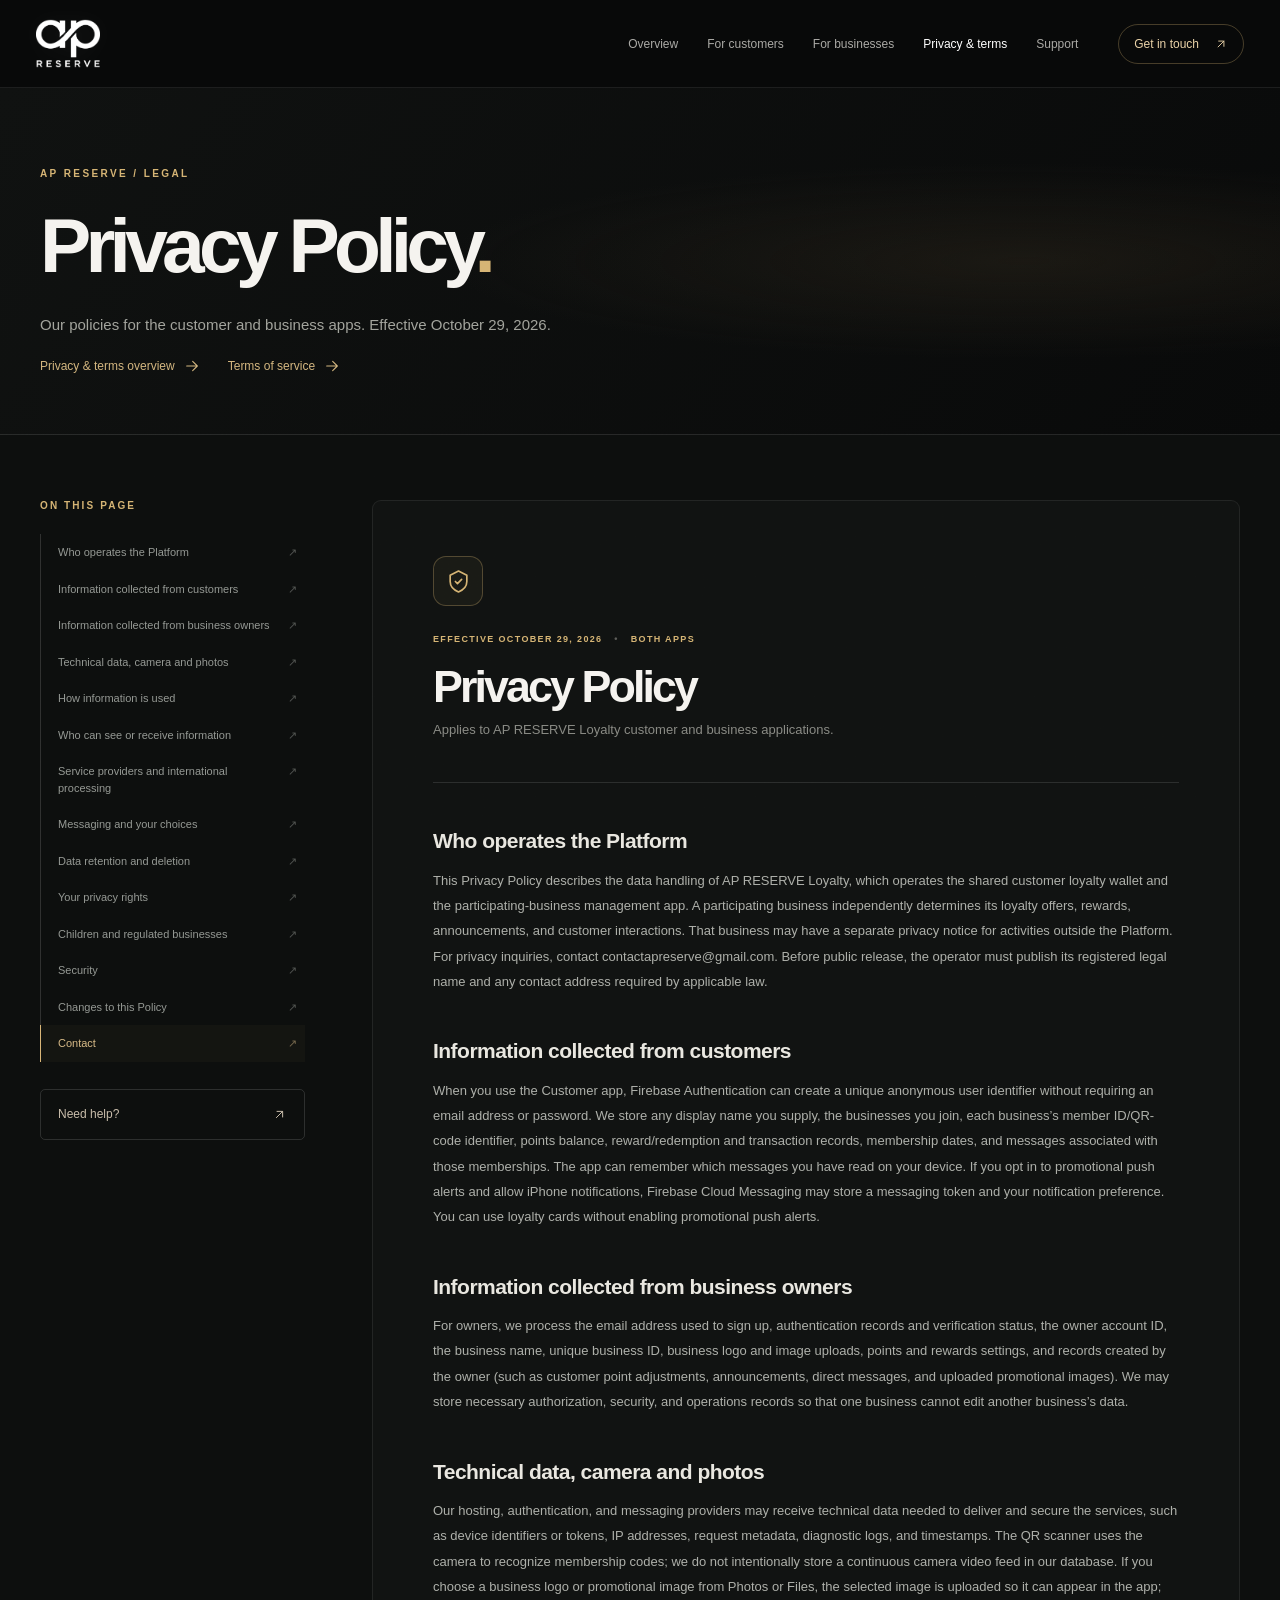
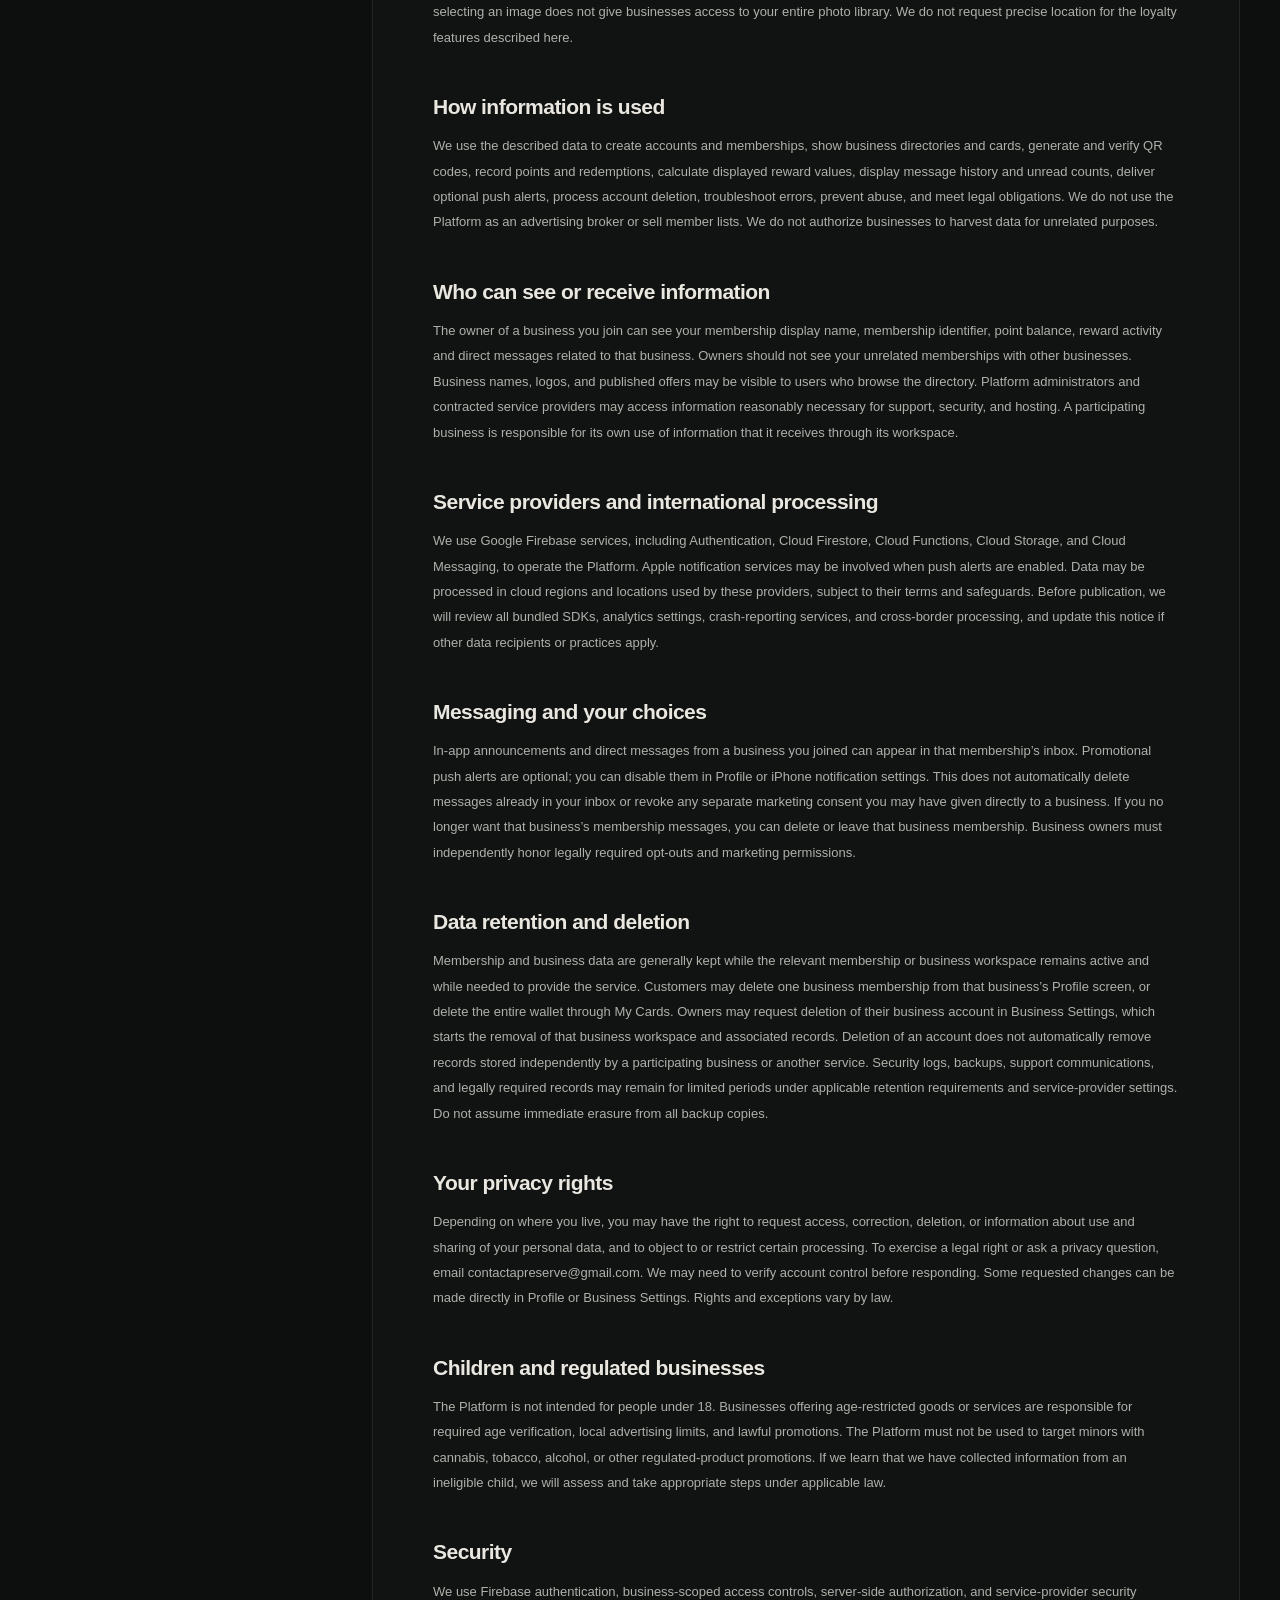
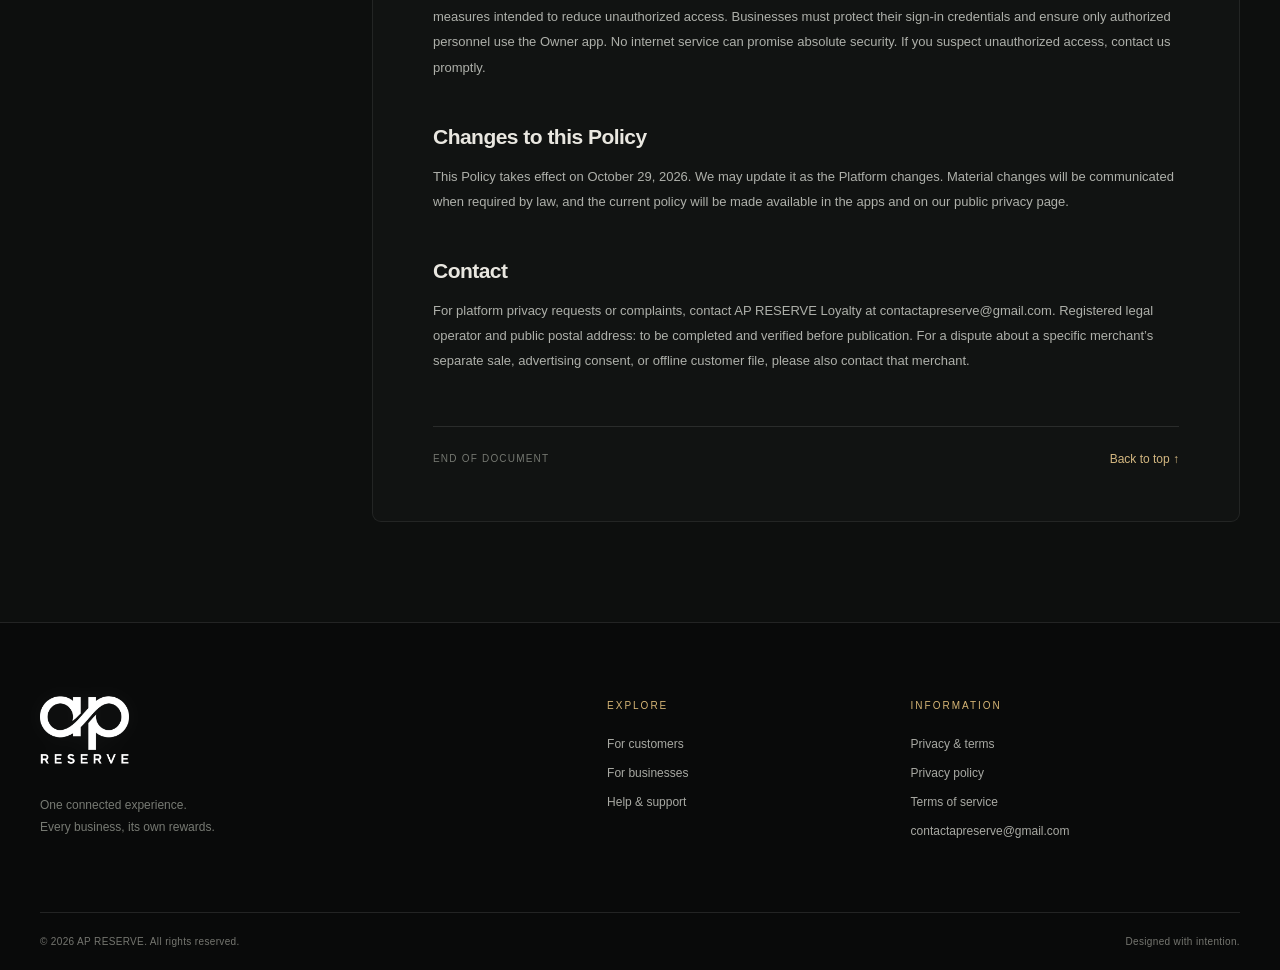
<file: privacy.html>
<!DOCTYPE html>

<html lang="en"><head><meta charset="utf-8"/><meta content="width=device-width, initial-scale=1" name="viewport"/><meta content="#090a0a" name="theme-color"/><meta content="dark" name="color-scheme"/><title>Privacy Policy | AP RESERVE</title><meta content="Privacy Policy for AP RESERVE Loyalty Customer and Business apps, effective October 29, 2026." name="description"/><meta content="index,follow" name="robots"/><link href="assets/favicon.png" rel="icon" type="image/png"/><link href="assets/apple-touch-icon.png" rel="apple-touch-icon"/><link href="assets/styles.css" rel="stylesheet"/><meta content="website" property="og:type"/><meta content="Privacy Policy — AP RESERVE" property="og:title"/><meta content="Privacy Policy for AP RESERVE Loyalty Customer and Business apps, effective October 29, 2026." property="og:description"/><meta content="assets/social-preview.png" property="og:image"/></head><body class="legal-page"><a class="skip-link" href="#main">Skip to content</a><header class="site-header"><div class="header-inner"><a aria-label="AP Reserve home" class="brand brand--official" href="index.html"><img alt="AP RESERVE" class="brand-official-logo" src="assets/ap-reserve-logo.png"/></a><nav aria-label="Primary navigation" class="desktop-nav"><a href="index.html">Overview</a><a href="index.html#customer">For customers</a><a href="index.html#business">For businesses</a><a aria-current="page" class="active" href="legal.html">Privacy &amp; terms</a><a href="support.html">Support</a></nav><a class="header-contact" href="mailto:contactapreserve@gmail.com?subject=AP%20RESERVE%20Support">Get in touch <svg aria-hidden="true" fill="none" stroke="currentColor" stroke-linecap="round" stroke-linejoin="round" stroke-width="1.6" viewbox="0 0 24 24"><path d="M7 17 17 7M8 7h9v9"></path></svg></a><button aria-controls="mobile-nav" aria-expanded="false" aria-label="Open navigation" class="mobile-toggle" type="button"><svg aria-hidden="true" fill="none" stroke="currentColor" stroke-linecap="round" stroke-width="1.8" viewbox="0 0 24 24"><path d="M4 7h16M4 12h16M4 17h16"></path></svg></button></div><nav aria-label="Mobile navigation" class="mobile-nav" hidden="" id="mobile-nav"><a href="index.html">Overview</a><a href="index.html#customer">For customers</a><a href="index.html#business">For businesses</a><a aria-current="page" class="active" href="legal.html">Privacy &amp; terms</a><a href="support.html">Support</a><a href="mailto:contactapreserve@gmail.com">Email support <svg aria-hidden="true" fill="none" stroke="currentColor" stroke-linecap="round" stroke-linejoin="round" stroke-width="1.6" viewbox="0 0 24 24"><path d="M7 17 17 7M8 7h9v9"></path></svg></a></nav></header><main id="main"><div id="top"></div><section class="interior-hero mini-legal-hero"><div class="container"><div class="section-kicker">AP RESERVE / LEGAL</div><h1>Privacy Policy<span class="gold-period">.</span></h1><p>Our policies for the customer and business apps. Effective October 29, 2026.</p><div class="legal-quicklinks"><a href="legal.html">Privacy &amp; terms overview <svg aria-hidden="true" fill="none" stroke="currentColor" stroke-linecap="round" stroke-linejoin="round" stroke-width="1.6" viewbox="0 0 24 24"><path d="M4 12h16m-7-7 7 7-7 7"></path></svg></a><a href="terms.html">Terms of service <svg aria-hidden="true" fill="none" stroke="currentColor" stroke-linecap="round" stroke-linejoin="round" stroke-width="1.6" viewbox="0 0 24 24"><path d="M4 12h16m-7-7 7 7-7 7"></path></svg></a></div></div></section><section class="legal-shell"><div class="container"><div class="legal-grid"><aside class="legal-aside"><div class="aside-sticky"><div class="aside-overline">ON THIS PAGE</div><nav aria-label="Document contents" class="toc-links"><a class="toc-link" href="#privacy-who-operates-the-platform">Who operates the Platform <span>↗</span></a><a class="toc-link" href="#privacy-information-collected-from-customers">Information collected from customers <span>↗</span></a><a class="toc-link" href="#privacy-information-collected-from-business-owners">Information collected from business owners <span>↗</span></a><a class="toc-link" href="#privacy-technical-data-camera-and-photos">Technical data, camera and photos <span>↗</span></a><a class="toc-link" href="#privacy-how-information-is-used">How information is used <span>↗</span></a><a class="toc-link" href="#privacy-who-can-see-or-receive-information">Who can see or receive information <span>↗</span></a><a class="toc-link" href="#privacy-service-providers-and-international-processing">Service providers and international processing <span>↗</span></a><a class="toc-link" href="#privacy-messaging-and-your-choices">Messaging and your choices <span>↗</span></a><a class="toc-link" href="#privacy-data-retention-and-deletion">Data retention and deletion <span>↗</span></a><a class="toc-link" href="#privacy-your-privacy-rights">Your privacy rights <span>↗</span></a><a class="toc-link" href="#privacy-children-and-regulated-businesses">Children and regulated businesses <span>↗</span></a><a class="toc-link" href="#privacy-security">Security <span>↗</span></a><a class="toc-link" href="#privacy-changes-to-this-policy">Changes to this Policy <span>↗</span></a><a class="toc-link" href="#privacy-contact">Contact <span>↗</span></a></nav><a class="aside-help" href="support.html">Need help? <svg aria-hidden="true" fill="none" stroke="currentColor" stroke-linecap="round" stroke-linejoin="round" stroke-width="1.6" viewbox="0 0 24 24"><path d="M7 17 17 7M8 7h9v9"></path></svg></a></div></aside><article class="legal-article"><div class="legal-document-head"><div class="doc-symbol"><svg aria-hidden="true" fill="none" stroke="currentColor" stroke-linecap="round" stroke-linejoin="round" stroke-width="1.6" viewbox="0 0 24 24"><path d="m12 2 8 4v6c0 5-3.4 8.1-8 10-4.6-1.9-8-5-8-10V6l8-4Z"></path><path d="m9 12 2 2 4-4"></path></svg></div><p class="legal-status">EFFECTIVE OCTOBER 29, 2026 <span>•</span> BOTH APPS</p><h2>Privacy Policy</h2><p>Applies to AP RESERVE Loyalty customer and business applications.</p></div><div class="policy-prose">
<h2 id="privacy-who-operates-the-platform">Who operates the Platform</h2>
<p>This Privacy Policy describes the data handling of AP RESERVE Loyalty, which operates the shared customer loyalty wallet and the participating-business management app. A participating business independently determines its loyalty offers, rewards, announcements, and customer interactions. That business may have a separate privacy notice for activities outside the Platform. For privacy inquiries, contact contactapreserve@gmail.com. Before public release, the operator must publish its registered legal name and any contact address required by applicable law.</p>
<h2 id="privacy-information-collected-from-customers">Information collected from customers</h2>
<p>When you use the Customer app, Firebase Authentication can create a unique anonymous user identifier without requiring an email address or password. We store any display name you supply, the businesses you join, each business’s member ID/QR-code identifier, points balance, reward/redemption and transaction records, membership dates, and messages associated with those memberships. The app can remember which messages you have read on your device. If you opt in to promotional push alerts and allow iPhone notifications, Firebase Cloud Messaging may store a messaging token and your notification preference. You can use loyalty cards without enabling promotional push alerts.</p>
<h2 id="privacy-information-collected-from-business-owners">Information collected from business owners</h2>
<p>For owners, we process the email address used to sign up, authentication records and verification status, the owner account ID, the business name, unique business ID, business logo and image uploads, points and rewards settings, and records created by the owner (such as customer point adjustments, announcements, direct messages, and uploaded promotional images). We may store necessary authorization, security, and operations records so that one business cannot edit another business’s data.</p>
<h2 id="privacy-technical-data-camera-and-photos">Technical data, camera and photos</h2>
<p>Our hosting, authentication, and messaging providers may receive technical data needed to deliver and secure the services, such as device identifiers or tokens, IP addresses, request metadata, diagnostic logs, and timestamps. The QR scanner uses the camera to recognize membership codes; we do not intentionally store a continuous camera video feed in our database. If you choose a business logo or promotional image from Photos or Files, the selected image is uploaded so it can appear in the app; selecting an image does not give businesses access to your entire photo library. We do not request precise location for the loyalty features described here.</p>
<h2 id="privacy-how-information-is-used">How information is used</h2>
<p>We use the described data to create accounts and memberships, show business directories and cards, generate and verify QR codes, record points and redemptions, calculate displayed reward values, display message history and unread counts, deliver optional push alerts, process account deletion, troubleshoot errors, prevent abuse, and meet legal obligations. We do not use the Platform as an advertising broker or sell member lists. We do not authorize businesses to harvest data for unrelated purposes.</p>
<h2 id="privacy-who-can-see-or-receive-information">Who can see or receive information</h2>
<p>The owner of a business you join can see your membership display name, membership identifier, point balance, reward activity and direct messages related to that business. Owners should not see your unrelated memberships with other businesses. Business names, logos, and published offers may be visible to users who browse the directory. Platform administrators and contracted service providers may access information reasonably necessary for support, security, and hosting. A participating business is responsible for its own use of information that it receives through its workspace.</p>
<h2 id="privacy-service-providers-and-international-processing">Service providers and international processing</h2>
<p>We use Google Firebase services, including Authentication, Cloud Firestore, Cloud Functions, Cloud Storage, and Cloud Messaging, to operate the Platform. Apple notification services may be involved when push alerts are enabled. Data may be processed in cloud regions and locations used by these providers, subject to their terms and safeguards. Before publication, we will review all bundled SDKs, analytics settings, crash-reporting services, and cross-border processing, and update this notice if other data recipients or practices apply.</p>
<h2 id="privacy-messaging-and-your-choices">Messaging and your choices</h2>
<p>In-app announcements and direct messages from a business you joined can appear in that membership’s inbox. Promotional push alerts are optional; you can disable them in Profile or iPhone notification settings. This does not automatically delete messages already in your inbox or revoke any separate marketing consent you may have given directly to a business. If you no longer want that business’s membership messages, you can delete or leave that business membership. Business owners must independently honor legally required opt-outs and marketing permissions.</p>
<h2 id="privacy-data-retention-and-deletion">Data retention and deletion</h2>
<p>Membership and business data are generally kept while the relevant membership or business workspace remains active and while needed to provide the service. Customers may delete one business membership from that business’s Profile screen, or delete the entire wallet through My Cards. Owners may request deletion of their business account in Business Settings, which starts the removal of that business workspace and associated records. Deletion of an account does not automatically remove records stored independently by a participating business or another service. Security logs, backups, support communications, and legally required records may remain for limited periods under applicable retention requirements and service-provider settings. Do not assume immediate erasure from all backup copies.</p>
<h2 id="privacy-your-privacy-rights">Your privacy rights</h2>
<p>Depending on where you live, you may have the right to request access, correction, deletion, or information about use and sharing of your personal data, and to object to or restrict certain processing. To exercise a legal right or ask a privacy question, email contactapreserve@gmail.com. We may need to verify account control before responding. Some requested changes can be made directly in Profile or Business Settings. Rights and exceptions vary by law.</p>
<h2 id="privacy-children-and-regulated-businesses">Children and regulated businesses</h2>
<p>The Platform is not intended for people under 18. Businesses offering age-restricted goods or services are responsible for required age verification, local advertising limits, and lawful promotions. The Platform must not be used to target minors with cannabis, tobacco, alcohol, or other regulated-product promotions. If we learn that we have collected information from an ineligible child, we will assess and take appropriate steps under applicable law.</p>
<h2 id="privacy-security">Security</h2>
<p>We use Firebase authentication, business-scoped access controls, server-side authorization, and service-provider security measures intended to reduce unauthorized access. Businesses must protect their sign-in credentials and ensure only authorized personnel use the Owner app. No internet service can promise absolute security. If you suspect unauthorized access, contact us promptly.</p>
<h2 id="privacy-changes-to-this-policy">Changes to this Policy</h2>
<p>This Policy takes effect on October 29, 2026. We may update it as the Platform changes. Material changes will be communicated when required by law, and the current policy will be made available in the apps and on our public privacy page.</p>
<h2 id="privacy-contact">Contact</h2>
<p>For platform privacy requests or complaints, contact AP RESERVE Loyalty at contactapreserve@gmail.com. Registered legal operator and public postal address: to be completed and verified before publication. For a dispute about a specific merchant’s separate sale, advertising consent, or offline customer file, please also contact that merchant.</p>
</div><div class="doc-end"><span>END OF DOCUMENT</span><a href="#top">Back to top ↑</a></div></article></div></div></section></main><footer class="site-footer"><div class="container footer-top"><div><div class="footer-brand"><a aria-label="AP Reserve home" class="brand brand--official" href="index.html"><img alt="AP RESERVE" class="brand-official-logo" src="assets/ap-reserve-logo.png"/></a></div><p>One connected experience.<br/>Every business, its own rewards.</p></div><div class="footer-linkgroup"><span>EXPLORE</span><a href="index.html#customer">For customers</a><a href="index.html#business">For businesses</a><a href="support.html">Help &amp; support</a></div><div class="footer-linkgroup"><span>INFORMATION</span><a href="legal.html">Privacy &amp; terms</a><a href="privacy.html">Privacy policy</a><a href="terms.html">Terms of service</a><a href="mailto:contactapreserve@gmail.com">contactapreserve@gmail.com</a></div></div><div class="container footer-bottom"><span>© <span id="year">2026</span> AP RESERVE. All rights reserved.</span><span>Designed with intention.</span></div></footer><script defer="" src="assets/main.js"></script></body></html>
</file>
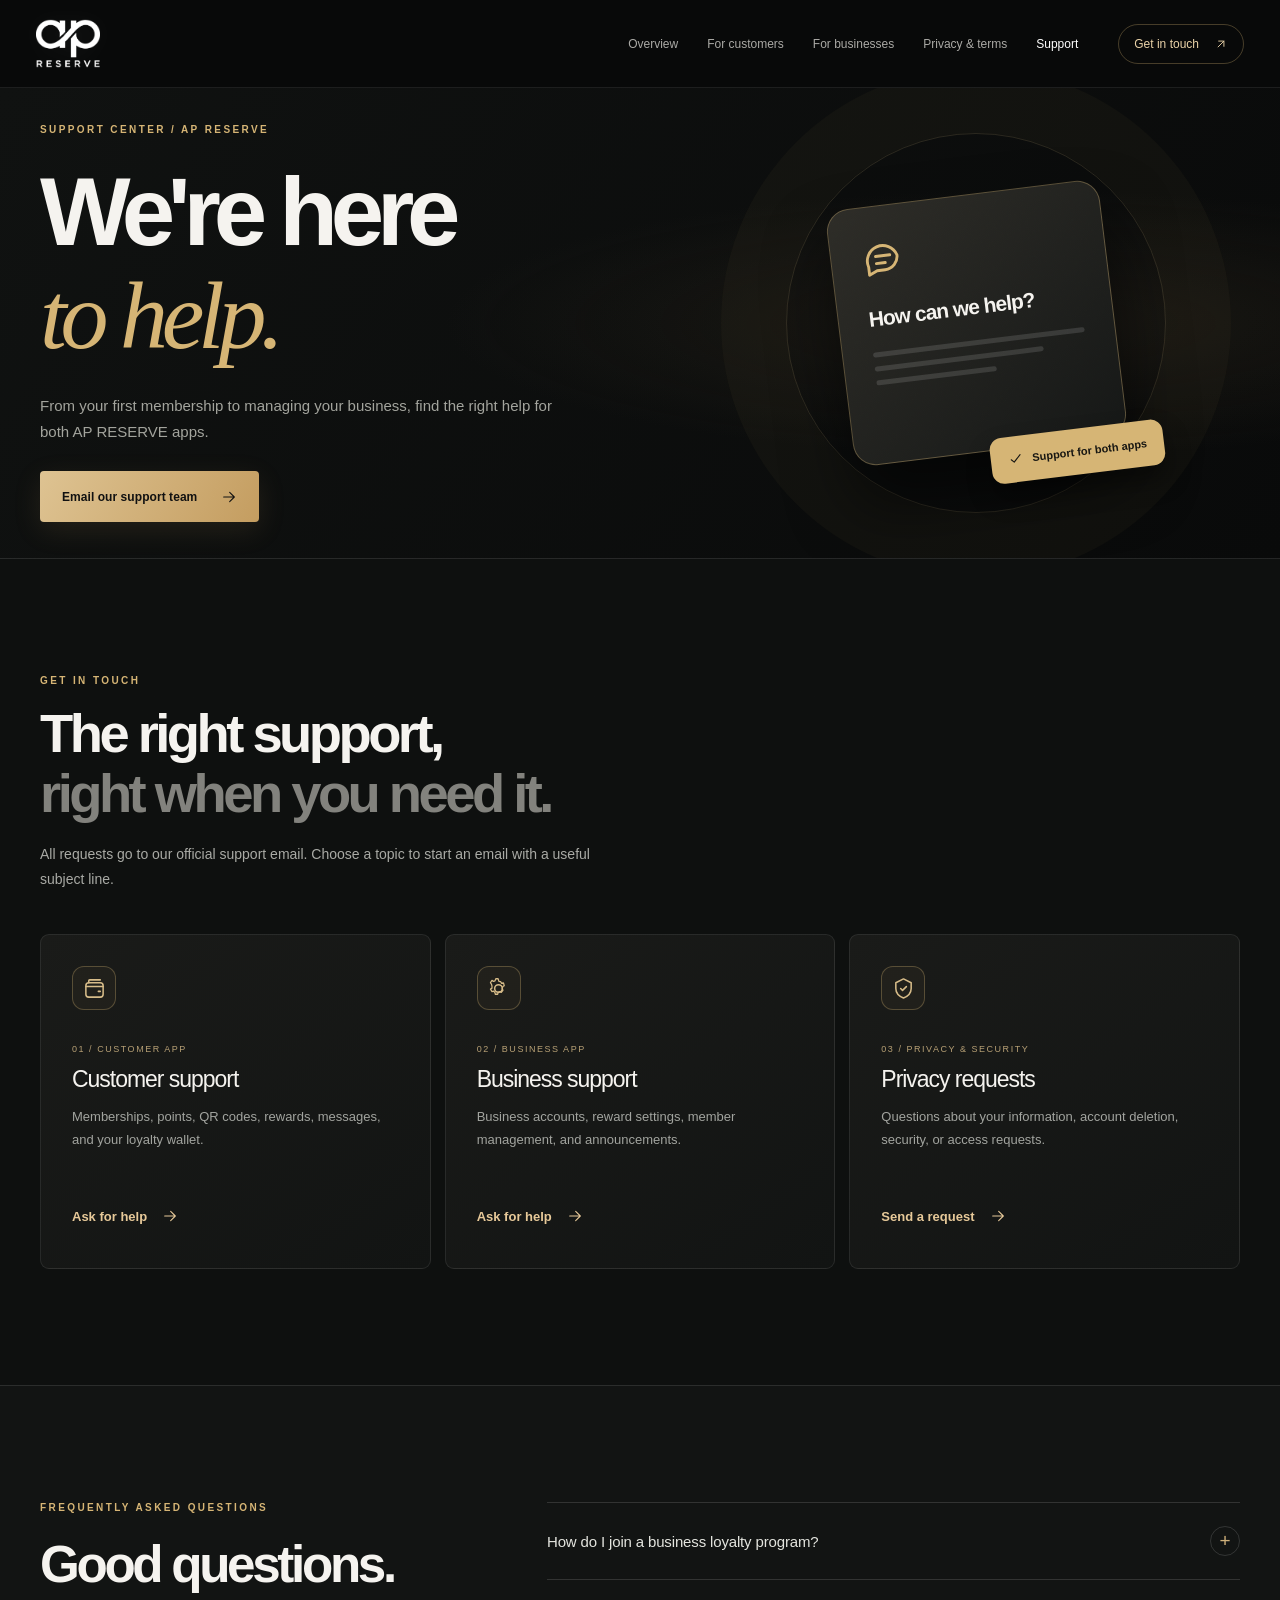
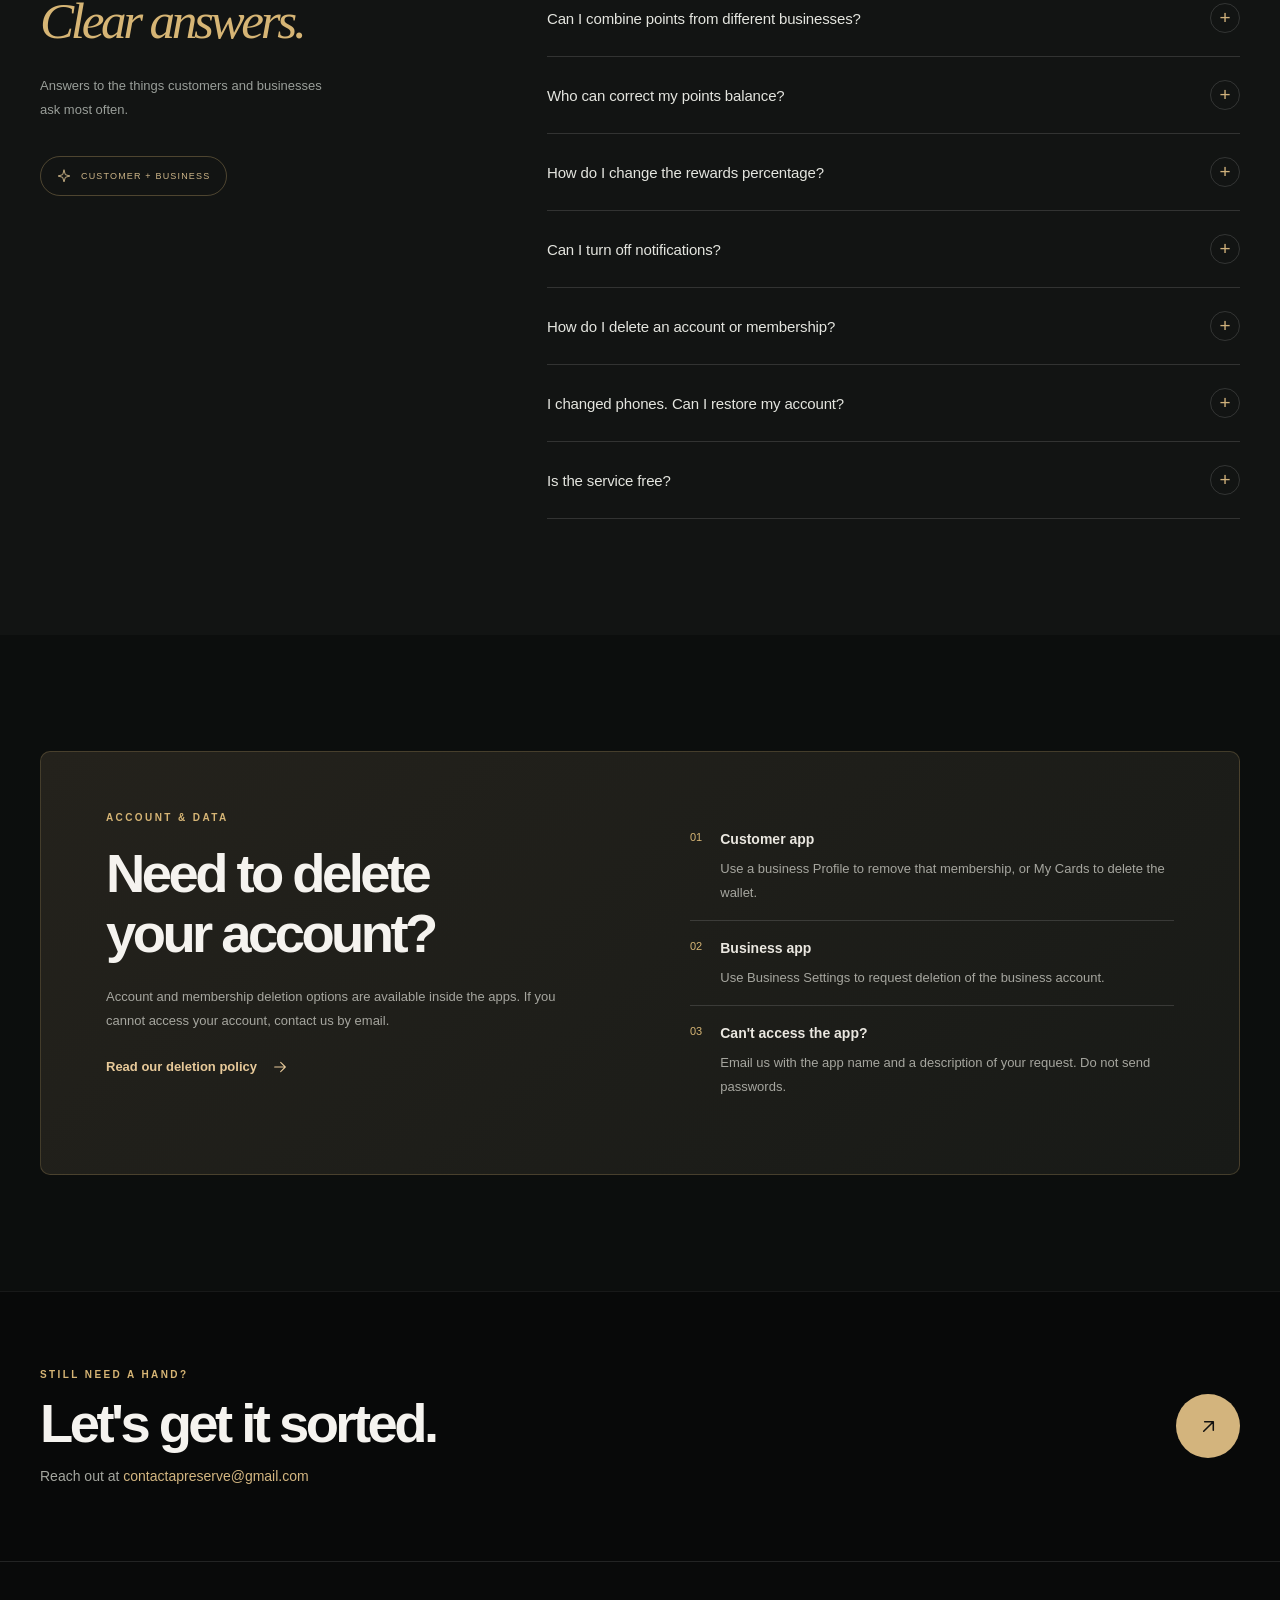
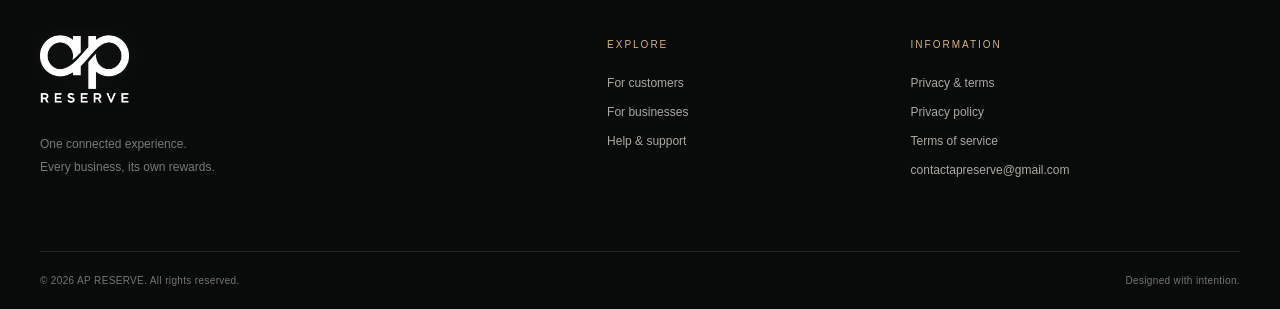
<file: support.html>
<!DOCTYPE html>

<html lang="en"><head><meta charset="utf-8"/><meta content="width=device-width, initial-scale=1" name="viewport"/><meta content="#090a0a" name="theme-color"/><meta content="dark" name="color-scheme"/><title>Support Center | AP RESERVE</title><meta content="Official AP RESERVE support for the Loyalty customer app and Business app. Find help with QR codes, points, rewards, accounts, and privacy." name="description"/><meta content="index,follow" name="robots"/><link href="assets/favicon.png" rel="icon" type="image/png"/><link href="assets/apple-touch-icon.png" rel="apple-touch-icon"/><link href="assets/styles.css" rel="stylesheet"/><meta content="website" property="og:type"/><meta content="Support Center — AP RESERVE" property="og:title"/><meta content="Official AP RESERVE support for the Loyalty customer app and Business app. Find help with QR codes, points, rewards, accounts, and privacy." property="og:description"/><meta content="assets/social-preview.png" property="og:image"/></head><body class="support-page"><a class="skip-link" href="#main">Skip to content</a><header class="site-header"><div class="header-inner"><a aria-label="AP Reserve home" class="brand brand--official" href="index.html"><img alt="AP RESERVE" class="brand-official-logo" src="assets/ap-reserve-logo.png"/></a><nav aria-label="Primary navigation" class="desktop-nav"><a href="index.html">Overview</a><a href="index.html#customer">For customers</a><a href="index.html#business">For businesses</a><a href="legal.html">Privacy &amp; terms</a><a aria-current="page" class="active" href="support.html">Support</a></nav><a class="header-contact" href="mailto:contactapreserve@gmail.com?subject=AP%20RESERVE%20Support">Get in touch <svg aria-hidden="true" fill="none" stroke="currentColor" stroke-linecap="round" stroke-linejoin="round" stroke-width="1.6" viewbox="0 0 24 24"><path d="M7 17 17 7M8 7h9v9"></path></svg></a><button aria-controls="mobile-nav" aria-expanded="false" aria-label="Open navigation" class="mobile-toggle" type="button"><svg aria-hidden="true" fill="none" stroke="currentColor" stroke-linecap="round" stroke-width="1.8" viewbox="0 0 24 24"><path d="M4 7h16M4 12h16M4 17h16"></path></svg></button></div><nav aria-label="Mobile navigation" class="mobile-nav" hidden="" id="mobile-nav"><a href="index.html">Overview</a><a href="index.html#customer">For customers</a><a href="index.html#business">For businesses</a><a href="legal.html">Privacy &amp; terms</a><a aria-current="page" class="active" href="support.html">Support</a><a href="mailto:contactapreserve@gmail.com">Email support <svg aria-hidden="true" fill="none" stroke="currentColor" stroke-linecap="round" stroke-linejoin="round" stroke-width="1.6" viewbox="0 0 24 24"><path d="M7 17 17 7M8 7h9v9"></path></svg></a></nav></header><main id="main"><section class="interior-hero support-hero"><div class="container interior-hero-grid"><div><div class="section-kicker">SUPPORT CENTER / AP RESERVE</div><h1>We're here<br/><em>to help.</em></h1><p>From your first membership to managing your business, find the right help for both AP RESERVE apps.</p><a class="button button-primary" href="mailto:contactapreserve@gmail.com?subject=AP%20RESERVE%20Support%20Request">Email our support team <svg aria-hidden="true" fill="none" stroke="currentColor" stroke-linecap="round" stroke-linejoin="round" stroke-width="1.6" viewbox="0 0 24 24"><path d="M4 12h16m-7-7 7 7-7 7"></path></svg></a></div><div class="support-hero-art"><div class="support-halo"></div><div class="support-icon-card"><svg aria-hidden="true" fill="none" stroke="currentColor" stroke-linecap="round" stroke-linejoin="round" stroke-width="1.6" viewbox="0 0 24 24"><path d="M20 11.5a7.5 7.5 0 0 1-7.5 7.5H8l-4.5 2v-4.5A7.5 7.5 0 1 1 20 11.5Z"></path><path d="M8 11h8m-8 4h5"></path></svg><span>How can we help?</span><div class="support-art-lines"><i></i><i></i><i></i></div><div class="support-art-bubble"><svg aria-hidden="true" fill="none" stroke="currentColor" stroke-linecap="round" stroke-linejoin="round" stroke-width="1.7" viewbox="0 0 24 24"><path d="m5 12 4 4L19 6"></path></svg><span>Support for both apps</span></div></div></div></div></section>
<section class="section support-contact-section"><div class="container"><div class="section-kicker">GET IN TOUCH</div><h2 class="support-section-title">The right support,<br/><span>right when you need it.</span></h2><p class="support-intro">All requests go to our official support email. Choose a topic to start an email with a useful subject line.</p><div class="support-card-grid"><article class="support-card" id="customer-help"><div class="support-card-icon"><svg aria-hidden="true" fill="none" stroke="currentColor" stroke-linecap="round" stroke-linejoin="round" stroke-width="1.6" viewbox="0 0 24 24"><rect height="15" rx="3" width="18" x="3" y="6"></rect><path d="M3 10h18m-15-4V4a1 1 0 0 1 1-1h11"></path><path d="M16 15h2"></path></svg></div><div class="card-tag">01 / CUSTOMER APP</div><h3>Customer support</h3><p>Memberships, points, QR codes, rewards, messages, and your loyalty wallet.</p><a class="text-link" href="mailto:contactapreserve@gmail.com?subject=AP%20RESERVE%20Customer%20App%20Support">Ask for help <svg aria-hidden="true" fill="none" stroke="currentColor" stroke-linecap="round" stroke-linejoin="round" stroke-width="1.6" viewbox="0 0 24 24"><path d="M4 12h16m-7-7 7 7-7 7"></path></svg></a></article><article class="support-card" id="business-help"><div class="support-card-icon"><svg aria-hidden="true" fill="none" stroke="currentColor" stroke-linecap="round" stroke-linejoin="round" stroke-width="1.6" viewbox="0 0 24 24"><path d="M12 8a4 4 0 1 0 0 8 4 4 0 0 0 0-8Z"></path><path d="M4 10.5V13l-2 1 2 3 2.3-.6 1.5 1.5L8.4 20h3l.7-2.1 2.1-1 2 .8 2.1-2.3-1-2.1.9-2.3L20 10l-1-3-2.4.2-1.4-1.8L13 5l-1-3h-3L8 4.4 6 5l-2-1-2 2.6 1.4 2Z" transform="translate(2 0) scale(.8 .9)"></path></svg></div><div class="card-tag">02 / BUSINESS APP</div><h3>Business support</h3><p>Business accounts, reward settings, member management, and announcements.</p><a class="text-link" href="mailto:contactapreserve@gmail.com?subject=AP%20RESERVE%20Business%20App%20Support">Ask for help <svg aria-hidden="true" fill="none" stroke="currentColor" stroke-linecap="round" stroke-linejoin="round" stroke-width="1.6" viewbox="0 0 24 24"><path d="M4 12h16m-7-7 7 7-7 7"></path></svg></a></article><article class="support-card"><div class="support-card-icon"><svg aria-hidden="true" fill="none" stroke="currentColor" stroke-linecap="round" stroke-linejoin="round" stroke-width="1.6" viewbox="0 0 24 24"><path d="m12 2 8 4v6c0 5-3.4 8.1-8 10-4.6-1.9-8-5-8-10V6l8-4Z"></path><path d="m9 12 2 2 4-4"></path></svg></div><div class="card-tag">03 / PRIVACY &amp; SECURITY</div><h3>Privacy requests</h3><p>Questions about your information, account deletion, security, or access requests.</p><a class="text-link" href="mailto:contactapreserve@gmail.com?subject=AP%20RESERVE%20Privacy%20Request">Send a request <svg aria-hidden="true" fill="none" stroke="currentColor" stroke-linecap="round" stroke-linejoin="round" stroke-width="1.6" viewbox="0 0 24 24"><path d="M4 12h16m-7-7 7 7-7 7"></path></svg></a></article></div></div></section>
<section class="section faq-section"><div class="container faq-grid"><div class="faq-sidebar"><div class="section-kicker">FREQUENTLY ASKED QUESTIONS</div><h2>Good questions.<br/><em>Clear answers.</em></h2><p>Answers to the things customers and businesses ask most often.</p><div class="faq-badge"><svg aria-hidden="true" fill="none" stroke="currentColor" stroke-linecap="round" stroke-linejoin="round" stroke-width="1.6" viewbox="0 0 24 24"><path d="m12 2 2.3 7.7L22 12l-7.7 2.3L12 22l-2.3-7.7L2 12l7.7-2.3L12 2Z"></path></svg> CUSTOMER + BUSINESS</div></div><div class="faq-questions"><details class="faq-item"><summary>How do I join a business loyalty program?<span aria-hidden="true" class="faq-plus">+</span></summary><div class="faq-answer"><p>Open the AP RESERVE Loyalty customer app and use the business's membership or joining QR code, following the options shown in the app. Each business has its own membership and points balance.</p></div></details><details class="faq-item"><summary>Can I combine points from different businesses?<span aria-hidden="true" class="faq-plus">+</span></summary><div class="faq-answer"><p>No. Each participating business runs its own loyalty program. Points, reward rates, and redemption terms are kept separate.</p></div></details><details class="faq-item"><summary>Who can correct my points balance?<span aria-hidden="true" class="faq-plus">+</span></summary><div class="faq-answer"><p>The participating business issues, adjusts, and redeems its own points. For a missing or incorrect balance, please contact that business first.</p></div></details><details class="faq-item"><summary>How do I change the rewards percentage?<span aria-hidden="true" class="faq-plus">+</span></summary><div class="faq-answer"><p>In the AP RESERVE Business app, open your business settings and find the rewards configuration. Your chosen rate controls how the customer's points are displayed as a reward value.</p></div></details><details class="faq-item"><summary>Can I turn off notifications?<span aria-hidden="true" class="faq-plus">+</span></summary><div class="faq-answer"><p>Yes. Optional push notifications can be controlled through the app (where available) or your iPhone settings. Turning them off does not automatically delete messages already in your inbox.</p></div></details><details class="faq-item"><summary>How do I delete an account or membership?<span aria-hidden="true" class="faq-plus">+</span></summary><div class="faq-answer"><p>For customers, use the relevant business Profile screen to delete that membership or use My Cards to delete the full wallet. For owners, visit Business Settings to request business account deletion. If you cannot access the app, email us for assistance.</p></div></details><details class="faq-item"><summary>I changed phones. Can I restore my account?<span aria-hidden="true" class="faq-plus">+</span></summary><div class="faq-answer"><p>A customer account may be tied to an anonymous app installation. Account recovery is not guaranteed after changing devices or reinstalling the app unless a supported recovery method is available.</p></div></details><details class="faq-item"><summary>Is the service free?<span aria-hidden="true" class="faq-plus">+</span></summary><div class="faq-answer"><p>Yes. The customer and business loyalty features described in our current Terms are free to download and use.</p></div></details></div></div></section>
<section class="section account-help-section"><div class="container"><div class="account-help"><div><div class="section-kicker">ACCOUNT &amp; DATA</div><h2>Need to delete<br/>your account?</h2><p>Account and membership deletion options are available inside the apps. If you cannot access your account, contact us by email.</p><a class="text-link" href="privacy.html#privacy-data-retention-and-deletion">Read our deletion policy <svg aria-hidden="true" fill="none" stroke="currentColor" stroke-linecap="round" stroke-linejoin="round" stroke-width="1.6" viewbox="0 0 24 24"><path d="M4 12h16m-7-7 7 7-7 7"></path></svg></a></div><div class="account-help-steps"><div><span>01</span><p><strong>Customer app</strong>Use a business Profile to remove that membership, or My Cards to delete the wallet.</p></div><div><span>02</span><p><strong>Business app</strong>Use Business Settings to request deletion of the business account.</p></div><div><span>03</span><p><strong>Can't access the app?</strong>Email us with the app name and a description of your request. Do not send passwords.</p></div></div></div></div></section>
<section class="section final-contact"><div class="container"><div class="contact-line"><div><div class="section-kicker">STILL NEED A HAND?</div><h2>Let's get it sorted.</h2><p>Reach out at <a href="mailto:contactapreserve@gmail.com">contactapreserve@gmail.com</a></p></div><a aria-label="Email support" class="round-arrow" href="mailto:contactapreserve@gmail.com?subject=AP%20RESERVE%20Support"><svg aria-hidden="true" fill="none" stroke="currentColor" stroke-linecap="round" stroke-linejoin="round" stroke-width="1.6" viewbox="0 0 24 24"><path d="M7 17 17 7M8 7h9v9"></path></svg></a></div></div></section></main><footer class="site-footer"><div class="container footer-top"><div><div class="footer-brand"><a aria-label="AP Reserve home" class="brand brand--official" href="index.html"><img alt="AP RESERVE" class="brand-official-logo" src="assets/ap-reserve-logo.png"/></a></div><p>One connected experience.<br/>Every business, its own rewards.</p></div><div class="footer-linkgroup"><span>EXPLORE</span><a href="index.html#customer">For customers</a><a href="index.html#business">For businesses</a><a href="support.html">Help &amp; support</a></div><div class="footer-linkgroup"><span>INFORMATION</span><a href="legal.html">Privacy &amp; terms</a><a href="privacy.html">Privacy policy</a><a href="terms.html">Terms of service</a><a href="mailto:contactapreserve@gmail.com">contactapreserve@gmail.com</a></div></div><div class="container footer-bottom"><span>© <span id="year">2026</span> AP RESERVE. All rights reserved.</span><span>Designed with intention.</span></div></footer><script defer="" src="assets/main.js"></script></body></html>
</file>
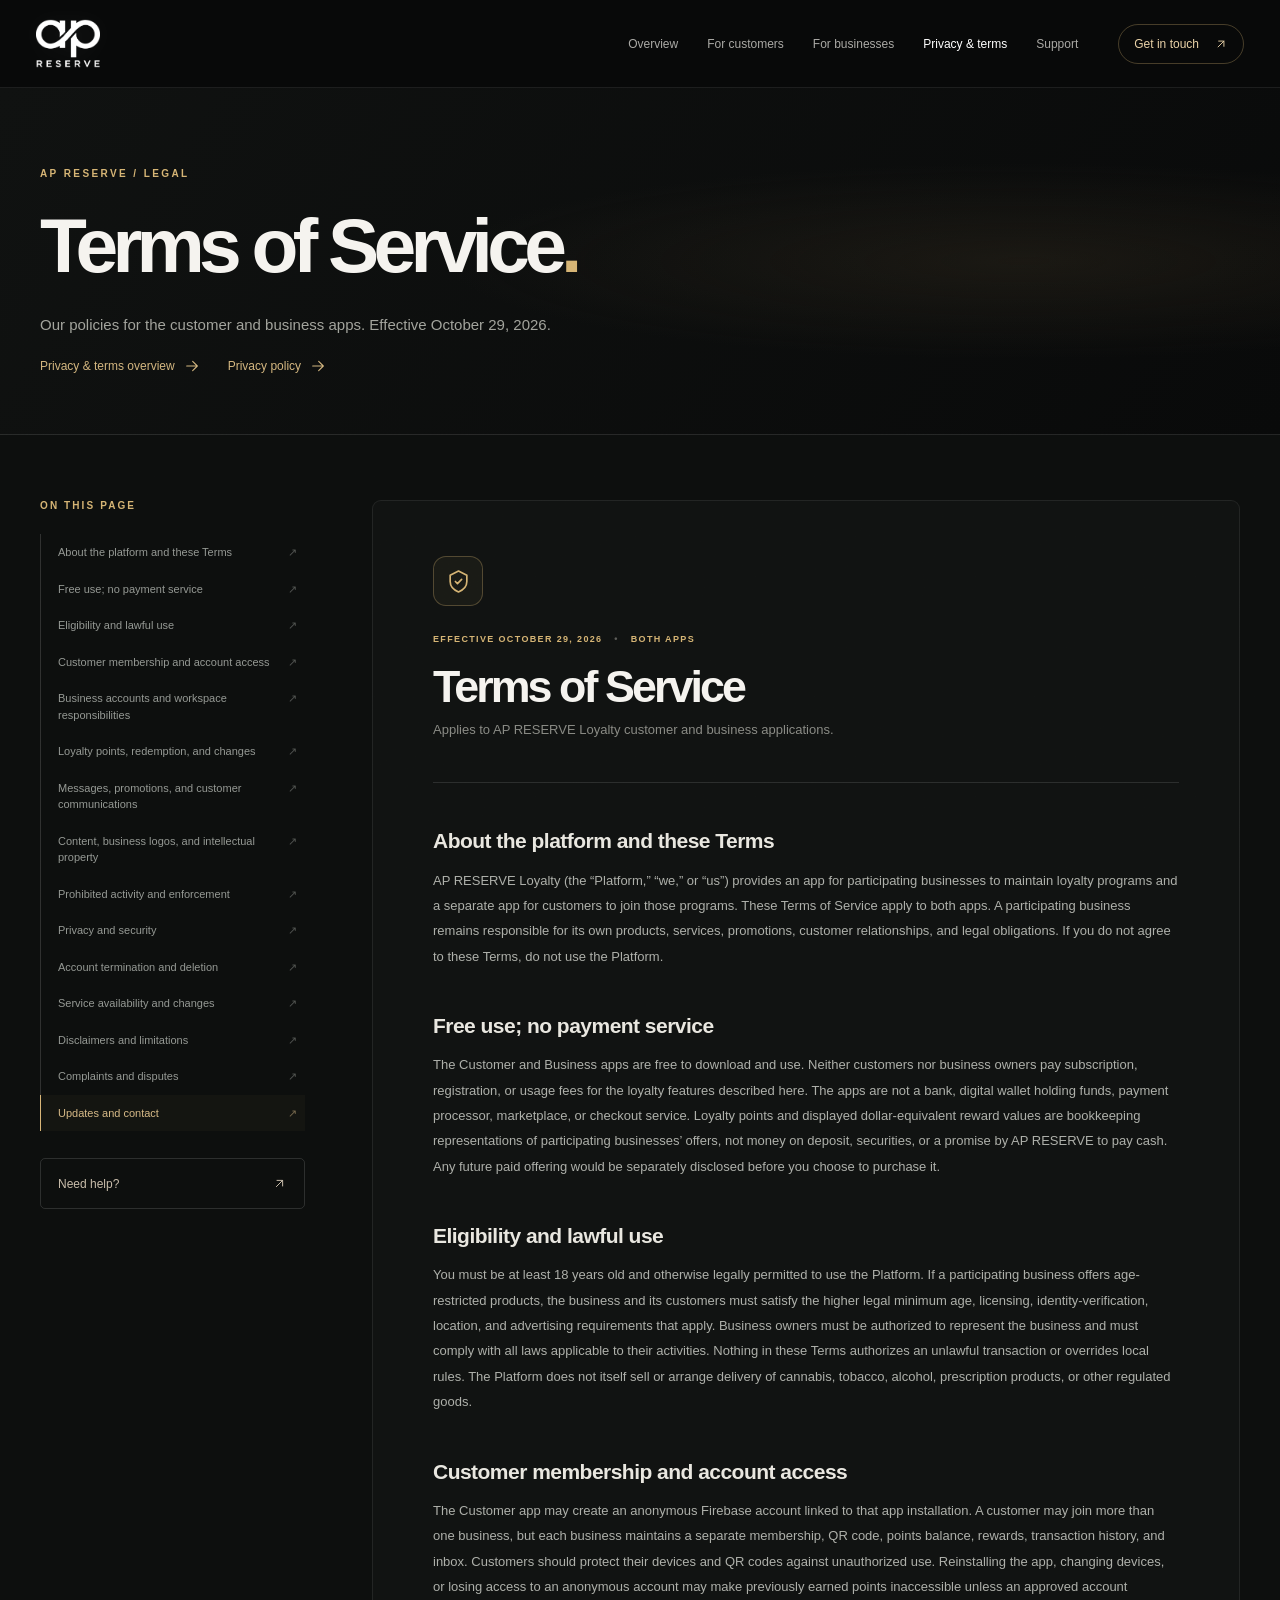
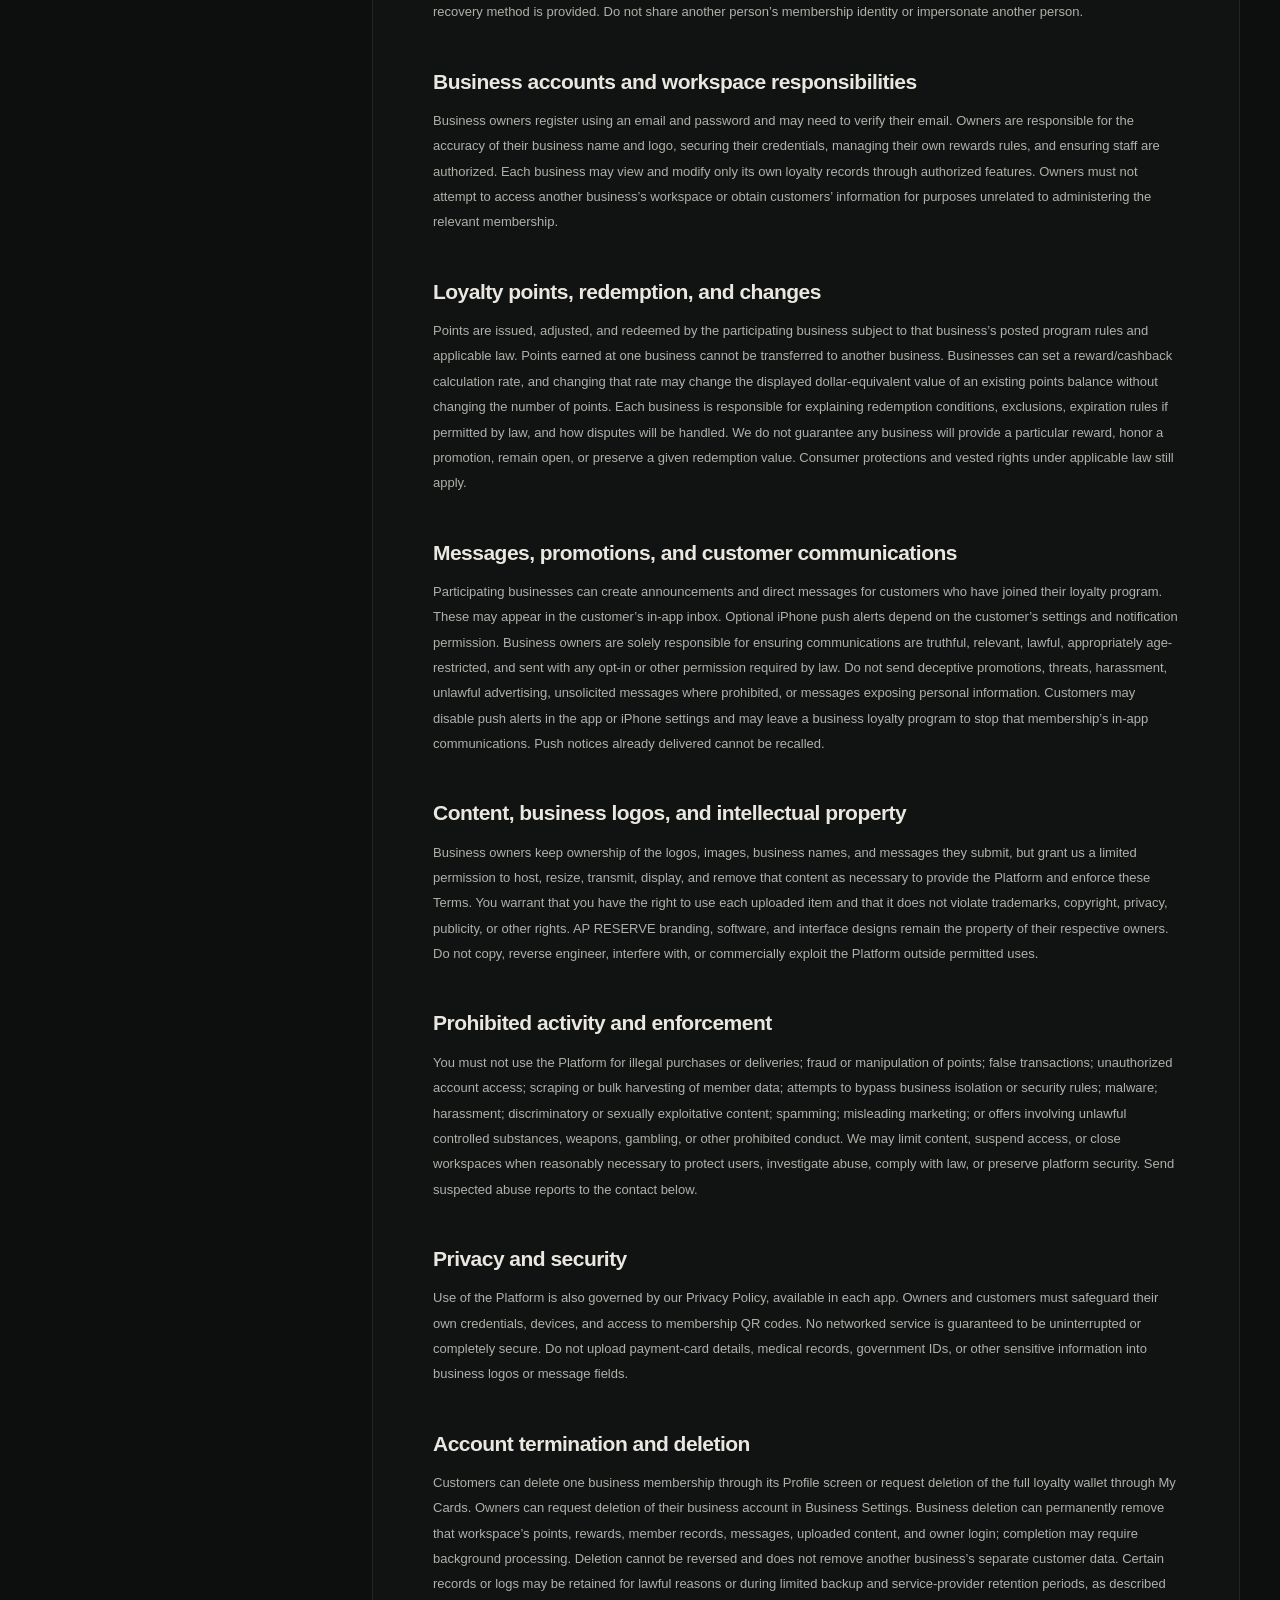
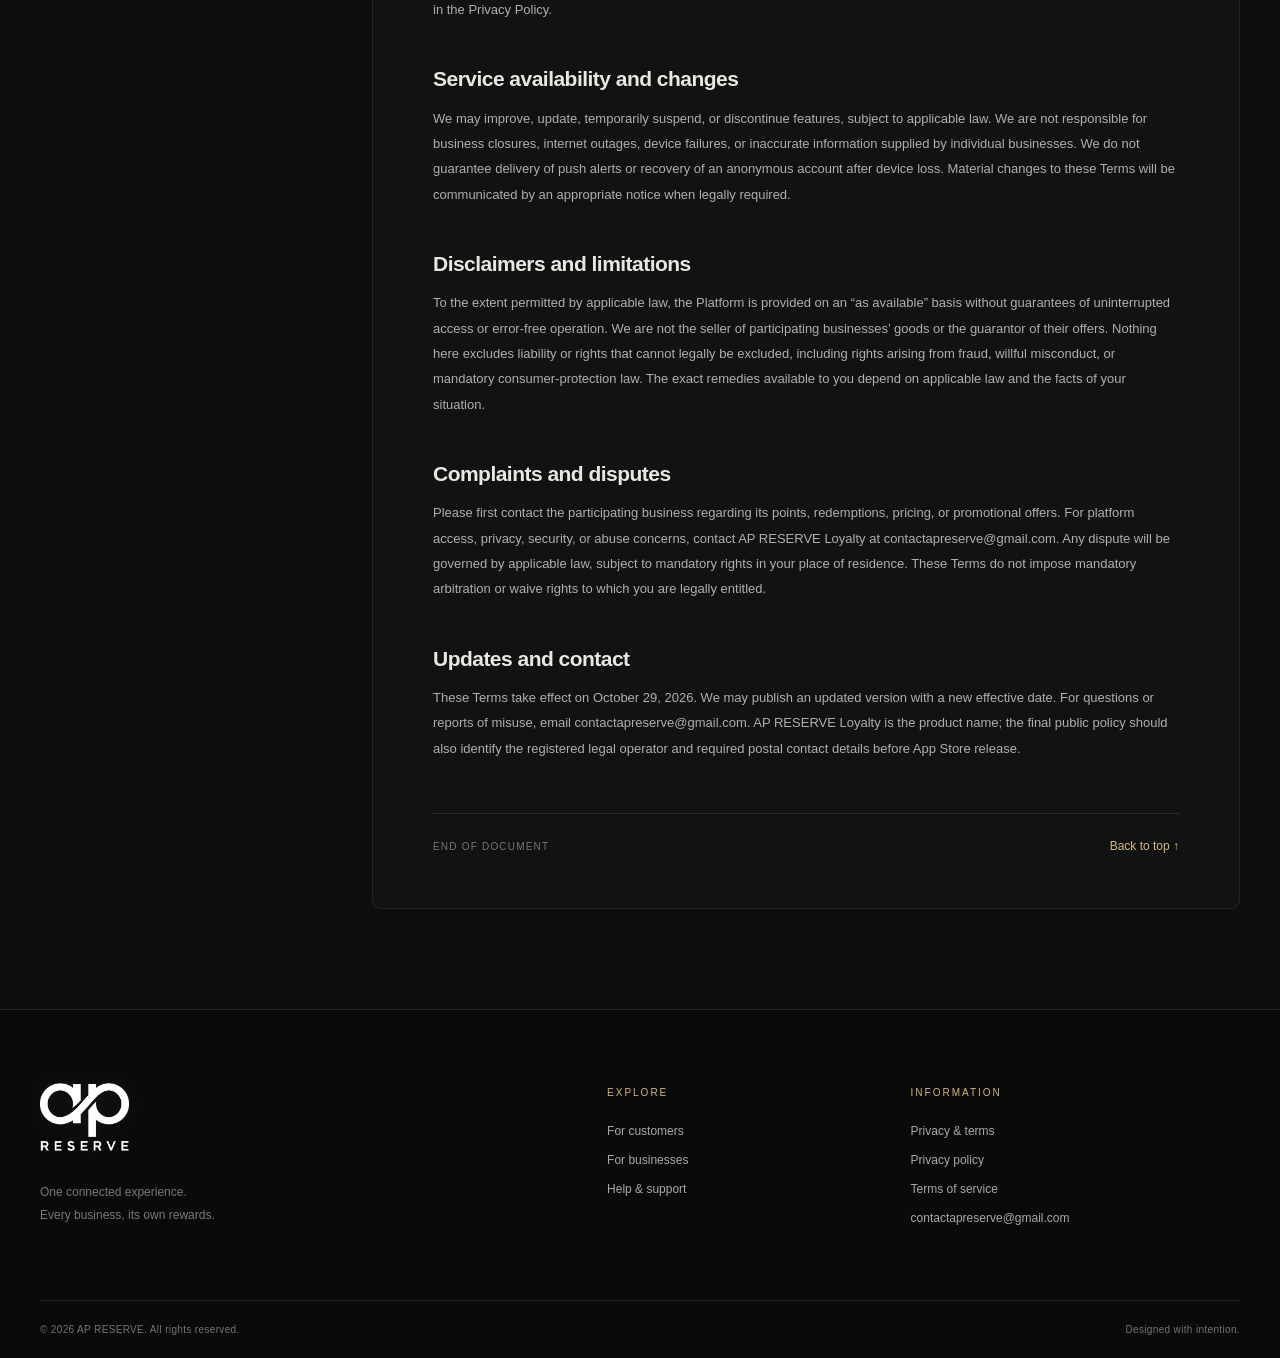
<file: terms.html>
<!DOCTYPE html>

<html lang="en"><head><meta charset="utf-8"/><meta content="width=device-width, initial-scale=1" name="viewport"/><meta content="#090a0a" name="theme-color"/><meta content="dark" name="color-scheme"/><title>Terms of Service | AP RESERVE</title><meta content="Terms of Service for AP RESERVE Loyalty Customer and Business apps, effective October 29, 2026." name="description"/><meta content="index,follow" name="robots"/><link href="assets/favicon.png" rel="icon" type="image/png"/><link href="assets/apple-touch-icon.png" rel="apple-touch-icon"/><link href="assets/styles.css" rel="stylesheet"/><meta content="website" property="og:type"/><meta content="Terms of Service — AP RESERVE" property="og:title"/><meta content="Terms of Service for AP RESERVE Loyalty Customer and Business apps, effective October 29, 2026." property="og:description"/><meta content="assets/social-preview.png" property="og:image"/></head><body class="legal-page"><a class="skip-link" href="#main">Skip to content</a><header class="site-header"><div class="header-inner"><a aria-label="AP Reserve home" class="brand brand--official" href="index.html"><img alt="AP RESERVE" class="brand-official-logo" src="assets/ap-reserve-logo.png"/></a><nav aria-label="Primary navigation" class="desktop-nav"><a href="index.html">Overview</a><a href="index.html#customer">For customers</a><a href="index.html#business">For businesses</a><a aria-current="page" class="active" href="legal.html">Privacy &amp; terms</a><a href="support.html">Support</a></nav><a class="header-contact" href="mailto:contactapreserve@gmail.com?subject=AP%20RESERVE%20Support">Get in touch <svg aria-hidden="true" fill="none" stroke="currentColor" stroke-linecap="round" stroke-linejoin="round" stroke-width="1.6" viewbox="0 0 24 24"><path d="M7 17 17 7M8 7h9v9"></path></svg></a><button aria-controls="mobile-nav" aria-expanded="false" aria-label="Open navigation" class="mobile-toggle" type="button"><svg aria-hidden="true" fill="none" stroke="currentColor" stroke-linecap="round" stroke-width="1.8" viewbox="0 0 24 24"><path d="M4 7h16M4 12h16M4 17h16"></path></svg></button></div><nav aria-label="Mobile navigation" class="mobile-nav" hidden="" id="mobile-nav"><a href="index.html">Overview</a><a href="index.html#customer">For customers</a><a href="index.html#business">For businesses</a><a aria-current="page" class="active" href="legal.html">Privacy &amp; terms</a><a href="support.html">Support</a><a href="mailto:contactapreserve@gmail.com">Email support <svg aria-hidden="true" fill="none" stroke="currentColor" stroke-linecap="round" stroke-linejoin="round" stroke-width="1.6" viewbox="0 0 24 24"><path d="M7 17 17 7M8 7h9v9"></path></svg></a></nav></header><main id="main"><div id="top"></div><section class="interior-hero mini-legal-hero"><div class="container"><div class="section-kicker">AP RESERVE / LEGAL</div><h1>Terms of Service<span class="gold-period">.</span></h1><p>Our policies for the customer and business apps. Effective October 29, 2026.</p><div class="legal-quicklinks"><a href="legal.html">Privacy &amp; terms overview <svg aria-hidden="true" fill="none" stroke="currentColor" stroke-linecap="round" stroke-linejoin="round" stroke-width="1.6" viewbox="0 0 24 24"><path d="M4 12h16m-7-7 7 7-7 7"></path></svg></a><a href="privacy.html">Privacy policy <svg aria-hidden="true" fill="none" stroke="currentColor" stroke-linecap="round" stroke-linejoin="round" stroke-width="1.6" viewbox="0 0 24 24"><path d="M4 12h16m-7-7 7 7-7 7"></path></svg></a></div></div></section><section class="legal-shell"><div class="container"><div class="legal-grid"><aside class="legal-aside"><div class="aside-sticky"><div class="aside-overline">ON THIS PAGE</div><nav aria-label="Document contents" class="toc-links"><a class="toc-link" href="#terms-about-the-platform-and-these-terms">About the platform and these Terms <span>↗</span></a><a class="toc-link" href="#terms-free-use-no-payment-service">Free use; no payment service <span>↗</span></a><a class="toc-link" href="#terms-eligibility-and-lawful-use">Eligibility and lawful use <span>↗</span></a><a class="toc-link" href="#terms-customer-membership-and-account-access">Customer membership and account access <span>↗</span></a><a class="toc-link" href="#terms-business-accounts-and-workspace-responsibilities">Business accounts and workspace responsibilities <span>↗</span></a><a class="toc-link" href="#terms-loyalty-points-redemption-and-changes">Loyalty points, redemption, and changes <span>↗</span></a><a class="toc-link" href="#terms-messages-promotions-and-customer-communications">Messages, promotions, and customer communications <span>↗</span></a><a class="toc-link" href="#terms-content-business-logos-and-intellectual-property">Content, business logos, and intellectual property <span>↗</span></a><a class="toc-link" href="#terms-prohibited-activity-and-enforcement">Prohibited activity and enforcement <span>↗</span></a><a class="toc-link" href="#terms-privacy-and-security">Privacy and security <span>↗</span></a><a class="toc-link" href="#terms-account-termination-and-deletion">Account termination and deletion <span>↗</span></a><a class="toc-link" href="#terms-service-availability-and-changes">Service availability and changes <span>↗</span></a><a class="toc-link" href="#terms-disclaimers-and-limitations">Disclaimers and limitations <span>↗</span></a><a class="toc-link" href="#terms-complaints-and-disputes">Complaints and disputes <span>↗</span></a><a class="toc-link" href="#terms-updates-and-contact">Updates and contact <span>↗</span></a></nav><a class="aside-help" href="support.html">Need help? <svg aria-hidden="true" fill="none" stroke="currentColor" stroke-linecap="round" stroke-linejoin="round" stroke-width="1.6" viewbox="0 0 24 24"><path d="M7 17 17 7M8 7h9v9"></path></svg></a></div></aside><article class="legal-article"><div class="legal-document-head"><div class="doc-symbol"><svg aria-hidden="true" fill="none" stroke="currentColor" stroke-linecap="round" stroke-linejoin="round" stroke-width="1.6" viewbox="0 0 24 24"><path d="m12 2 8 4v6c0 5-3.4 8.1-8 10-4.6-1.9-8-5-8-10V6l8-4Z"></path><path d="m9 12 2 2 4-4"></path></svg></div><p class="legal-status">EFFECTIVE OCTOBER 29, 2026 <span>•</span> BOTH APPS</p><h2>Terms of Service</h2><p>Applies to AP RESERVE Loyalty customer and business applications.</p></div><div class="policy-prose">
<h2 id="terms-about-the-platform-and-these-terms">About the platform and these Terms</h2>
<p>AP RESERVE Loyalty (the “Platform,” “we,” or “us”) provides an app for participating businesses to maintain loyalty programs and a separate app for customers to join those programs. These Terms of Service apply to both apps. A participating business remains responsible for its own products, services, promotions, customer relationships, and legal obligations. If you do not agree to these Terms, do not use the Platform.</p>
<h2 id="terms-free-use-no-payment-service">Free use; no payment service</h2>
<p>The Customer and Business apps are free to download and use. Neither customers nor business owners pay subscription, registration, or usage fees for the loyalty features described here. The apps are not a bank, digital wallet holding funds, payment processor, marketplace, or checkout service. Loyalty points and displayed dollar-equivalent reward values are bookkeeping representations of participating businesses’ offers, not money on deposit, securities, or a promise by AP RESERVE to pay cash. Any future paid offering would be separately disclosed before you choose to purchase it.</p>
<h2 id="terms-eligibility-and-lawful-use">Eligibility and lawful use</h2>
<p>You must be at least 18 years old and otherwise legally permitted to use the Platform. If a participating business offers age-restricted products, the business and its customers must satisfy the higher legal minimum age, licensing, identity-verification, location, and advertising requirements that apply. Business owners must be authorized to represent the business and must comply with all laws applicable to their activities. Nothing in these Terms authorizes an unlawful transaction or overrides local rules. The Platform does not itself sell or arrange delivery of cannabis, tobacco, alcohol, prescription products, or other regulated goods.</p>
<h2 id="terms-customer-membership-and-account-access">Customer membership and account access</h2>
<p>The Customer app may create an anonymous Firebase account linked to that app installation. A customer may join more than one business, but each business maintains a separate membership, QR code, points balance, rewards, transaction history, and inbox. Customers should protect their devices and QR codes against unauthorized use. Reinstalling the app, changing devices, or losing access to an anonymous account may make previously earned points inaccessible unless an approved account recovery method is provided. Do not share another person’s membership identity or impersonate another person.</p>
<h2 id="terms-business-accounts-and-workspace-responsibilities">Business accounts and workspace responsibilities</h2>
<p>Business owners register using an email and password and may need to verify their email. Owners are responsible for the accuracy of their business name and logo, securing their credentials, managing their own rewards rules, and ensuring staff are authorized. Each business may view and modify only its own loyalty records through authorized features. Owners must not attempt to access another business’s workspace or obtain customers’ information for purposes unrelated to administering the relevant membership.</p>
<h2 id="terms-loyalty-points-redemption-and-changes">Loyalty points, redemption, and changes</h2>
<p>Points are issued, adjusted, and redeemed by the participating business subject to that business’s posted program rules and applicable law. Points earned at one business cannot be transferred to another business. Businesses can set a reward/cashback calculation rate, and changing that rate may change the displayed dollar-equivalent value of an existing points balance without changing the number of points. Each business is responsible for explaining redemption conditions, exclusions, expiration rules if permitted by law, and how disputes will be handled. We do not guarantee any business will provide a particular reward, honor a promotion, remain open, or preserve a given redemption value. Consumer protections and vested rights under applicable law still apply.</p>
<h2 id="terms-messages-promotions-and-customer-communications">Messages, promotions, and customer communications</h2>
<p>Participating businesses can create announcements and direct messages for customers who have joined their loyalty program. These may appear in the customer’s in-app inbox. Optional iPhone push alerts depend on the customer’s settings and notification permission. Business owners are solely responsible for ensuring communications are truthful, relevant, lawful, appropriately age-restricted, and sent with any opt-in or other permission required by law. Do not send deceptive promotions, threats, harassment, unlawful advertising, unsolicited messages where prohibited, or messages exposing personal information. Customers may disable push alerts in the app or iPhone settings and may leave a business loyalty program to stop that membership’s in-app communications. Push notices already delivered cannot be recalled.</p>
<h2 id="terms-content-business-logos-and-intellectual-property">Content, business logos, and intellectual property</h2>
<p>Business owners keep ownership of the logos, images, business names, and messages they submit, but grant us a limited permission to host, resize, transmit, display, and remove that content as necessary to provide the Platform and enforce these Terms. You warrant that you have the right to use each uploaded item and that it does not violate trademarks, copyright, privacy, publicity, or other rights. AP RESERVE branding, software, and interface designs remain the property of their respective owners. Do not copy, reverse engineer, interfere with, or commercially exploit the Platform outside permitted uses.</p>
<h2 id="terms-prohibited-activity-and-enforcement">Prohibited activity and enforcement</h2>
<p>You must not use the Platform for illegal purchases or deliveries; fraud or manipulation of points; false transactions; unauthorized account access; scraping or bulk harvesting of member data; attempts to bypass business isolation or security rules; malware; harassment; discriminatory or sexually exploitative content; spamming; misleading marketing; or offers involving unlawful controlled substances, weapons, gambling, or other prohibited conduct. We may limit content, suspend access, or close workspaces when reasonably necessary to protect users, investigate abuse, comply with law, or preserve platform security. Send suspected abuse reports to the contact below.</p>
<h2 id="terms-privacy-and-security">Privacy and security</h2>
<p>Use of the Platform is also governed by our Privacy Policy, available in each app. Owners and customers must safeguard their own credentials, devices, and access to membership QR codes. No networked service is guaranteed to be uninterrupted or completely secure. Do not upload payment-card details, medical records, government IDs, or other sensitive information into business logos or message fields.</p>
<h2 id="terms-account-termination-and-deletion">Account termination and deletion</h2>
<p>Customers can delete one business membership through its Profile screen or request deletion of the full loyalty wallet through My Cards. Owners can request deletion of their business account in Business Settings. Business deletion can permanently remove that workspace’s points, rewards, member records, messages, uploaded content, and owner login; completion may require background processing. Deletion cannot be reversed and does not remove another business’s separate customer data. Certain records or logs may be retained for lawful reasons or during limited backup and service-provider retention periods, as described in the Privacy Policy.</p>
<h2 id="terms-service-availability-and-changes">Service availability and changes</h2>
<p>We may improve, update, temporarily suspend, or discontinue features, subject to applicable law. We are not responsible for business closures, internet outages, device failures, or inaccurate information supplied by individual businesses. We do not guarantee delivery of push alerts or recovery of an anonymous account after device loss. Material changes to these Terms will be communicated by an appropriate notice when legally required.</p>
<h2 id="terms-disclaimers-and-limitations">Disclaimers and limitations</h2>
<p>To the extent permitted by applicable law, the Platform is provided on an “as available” basis without guarantees of uninterrupted access or error-free operation. We are not the seller of participating businesses’ goods or the guarantor of their offers. Nothing here excludes liability or rights that cannot legally be excluded, including rights arising from fraud, willful misconduct, or mandatory consumer-protection law. The exact remedies available to you depend on applicable law and the facts of your situation.</p>
<h2 id="terms-complaints-and-disputes">Complaints and disputes</h2>
<p>Please first contact the participating business regarding its points, redemptions, pricing, or promotional offers. For platform access, privacy, security, or abuse concerns, contact AP RESERVE Loyalty at contactapreserve@gmail.com. Any dispute will be governed by applicable law, subject to mandatory rights in your place of residence. These Terms do not impose mandatory arbitration or waive rights to which you are legally entitled.</p>
<h2 id="terms-updates-and-contact">Updates and contact</h2>
<p>These Terms take effect on October 29, 2026. We may publish an updated version with a new effective date. For questions or reports of misuse, email contactapreserve@gmail.com. AP RESERVE Loyalty is the product name; the final public policy should also identify the registered legal operator and required postal contact details before App Store release.</p>
</div><div class="doc-end"><span>END OF DOCUMENT</span><a href="#top">Back to top ↑</a></div></article></div></div></section></main><footer class="site-footer"><div class="container footer-top"><div><div class="footer-brand"><a aria-label="AP Reserve home" class="brand brand--official" href="index.html"><img alt="AP RESERVE" class="brand-official-logo" src="assets/ap-reserve-logo.png"/></a></div><p>One connected experience.<br/>Every business, its own rewards.</p></div><div class="footer-linkgroup"><span>EXPLORE</span><a href="index.html#customer">For customers</a><a href="index.html#business">For businesses</a><a href="support.html">Help &amp; support</a></div><div class="footer-linkgroup"><span>INFORMATION</span><a href="legal.html">Privacy &amp; terms</a><a href="privacy.html">Privacy policy</a><a href="terms.html">Terms of service</a><a href="mailto:contactapreserve@gmail.com">contactapreserve@gmail.com</a></div></div><div class="container footer-bottom"><span>© <span id="year">2026</span> AP RESERVE. All rights reserved.</span><span>Designed with intention.</span></div></footer><script defer="" src="assets/main.js"></script></body></html>
</file>
<file: assets/styles.css>
:root{--bg:#080909;--bg2:#0d0e0e;--panel:#111313;--panel2:#171818;--line:rgba(255,255,255,.105);--linegold:rgba(214,181,115,.3);--text:#f5f3ef;--muted:#a6a5a0;--gold:#d6b575;--gold2:#b78c50;--ivory:#f4eee3;--max:1200px;--radius:20px;color-scheme:dark;font-synthesis:none}
*{box-sizing:border-box}html{scroll-behavior:smooth;scroll-padding-top:100px}body{margin:0;min-width:320px;background:var(--bg);color:var(--text);font-family:-apple-system,BlinkMacSystemFont,"SF Pro Display","Segoe UI",Arial,sans-serif;-webkit-font-smoothing:antialiased}body:before{content:"";position:fixed;inset:0;pointer-events:none;opacity:.14;background-image:url("grain.svg");background-size:220px 220px;z-index:100;mix-blend-mode:soft-light}a{color:inherit;text-decoration:none}button{font:inherit}a,button{touch-action:manipulation}button:focus-visible,a:focus-visible,summary:focus-visible{outline:2px solid var(--gold);outline-offset:4px}img,svg{display:block;max-width:100%}.container{width:min(calc(100% - 72px),var(--max));margin-inline:auto}.skip-link{position:absolute;top:-100px;left:18px;background:var(--ivory);color:#111;padding:12px 20px;z-index:999}.skip-link:focus{top:12px}
.site-header{height:88px;position:relative;z-index:80;background:rgba(9,10,10,.96);border-bottom:1px solid rgba(255,255,255,.085);backdrop-filter:blur(22px)}.header-inner{width:min(calc(100% - 72px),1280px);height:100%;margin:auto;display:flex;align-items:center;gap:34px}.brand{display:inline-flex;align-items:center;gap:13px;min-width:max-content}.brand-mark{width:43px;height:43px;display:grid;place-items:center;border-radius:12px;background:radial-gradient(circle at 30% 14%,rgba(255,255,255,.22),transparent 45%),linear-gradient(145deg,#252726,#090a0a 55%,#1f2020);border:1px solid rgba(255,255,255,.23);box-shadow:inset 0 0 1px rgba(255,255,255,.5),0 4px 17px #0009;position:relative;overflow:hidden}.brand-mark:after{content:"";position:absolute;inset:2px;border:1px solid rgba(255,255,255,.09);border-radius:10px;pointer-events:none}.brand-mark span{font-family:Georgia,"Times New Roman",serif;font-size:19px;letter-spacing:-.15em;font-weight:600;color:#fff;text-shadow:0 1px 2px #fff4;transform:translateX(-1px)}.brand-name{display:flex;flex-direction:column;gap:5px}.brand-name strong{font-size:13px;letter-spacing:.22em;font-weight:650}.brand-name small{font-size:7px;letter-spacing:.29em;color:#aaa69d}.desktop-nav{display:flex;align-items:center;gap:29px;margin-left:auto}.desktop-nav a{color:#aaa9a5;font-size:12px;font-weight:530;white-space:nowrap;transition:color .2s}.desktop-nav a:hover,.desktop-nav a.active{color:white}.header-contact{display:inline-flex;align-items:center;gap:15px;margin-left:6px;padding:12px 15px;border:1px solid var(--linegold);border-radius:100px;color:#e9d2a8;font-size:12px;white-space:nowrap;transition:background .2s}.header-contact:hover{background:#241d14}.header-contact svg{width:14px;height:14px}.mobile-toggle,.mobile-nav{display:none}
.hero{position:relative;overflow:hidden;background:radial-gradient(ellipse at 72% 65%,#1b1c19 0,transparent 48%),linear-gradient(135deg,#0e100f,#080909 65%)}.hero-halo{position:absolute;width:700px;height:700px;border-radius:50%;border:1px solid #c8a86d13;right:-180px;top:-200px;box-shadow:0 0 0 100px #c8a86d06,0 0 0 220px #c8a86d04}.hero-grid{min-height:675px;display:grid;grid-template-columns:51% 49%;align-items:center}.hero-copy{padding:72px 0 92px;position:relative;z-index:4}.eyebrow,.section-kicker{font-size:10px;letter-spacing:.24em;color:var(--gold);font-weight:650;text-transform:uppercase}.eyebrow{display:flex;align-items:center;gap:12px}.eyebrow-line{width:25px;height:1px;background:var(--gold)}h1,h2,h3,p{margin-top:0}.hero h1{font-size:clamp(72px,8.5vw,128px);line-height:.98;letter-spacing:-.085em;font-weight:570;margin:37px 0 31px}.hero h1 em,.interior-hero h1 em,.faq-sidebar h2 em{font-family:Georgia,"Times New Roman",serif;font-weight:400;letter-spacing:-.065em;font-style:italic;color:var(--gold)}.hero-lead{max-width:485px;color:#b5b5b0;font-size:17px;line-height:1.8;letter-spacing:-.01em}.hero-actions{display:flex;align-items:center;gap:13px;margin-top:33px}.button{display:inline-flex;align-items:center;justify-content:center;gap:24px;min-height:51px;padding:0 22px;border-radius:4px;font-size:12px;font-weight:650;letter-spacing:.005em;transition:transform .2s,background .2s,box-shadow .2s}.button:hover{transform:translateY(-2px)}.button svg,.text-link svg,.legal-quicklinks svg{width:16px;height:16px;flex:none}.button-primary{background:linear-gradient(120deg,#dec392,#c49d60);color:#111;box-shadow:0 8px 28px #ac8a5023}.button-primary:hover{background:linear-gradient(120deg,#f0d8ab,#ccab77);box-shadow:0 10px 32px #b99d5b3b}.button-outline{border:1px solid #88827a78;color:var(--text);background:#ffffff03}.button-outline:hover{background:#ffffff0c}.hero-footnote{margin-top:70px;display:flex;align-items:center;gap:12px;color:#777973;font-size:9px;letter-spacing:.16em;white-space:nowrap}.gold-spark{color:var(--gold);font-size:18px}.hero-art{height:645px;position:relative;min-width:0}.hero-orbit{position:absolute;left:50%;top:50%;border:1px solid #b79d6532;border-radius:50%;transform:translate(-50%,-50%)}.orbit-one{width:580px;height:580px}.orbit-two{width:410px;height:410px}.hero-bloom{position:absolute;inset:15% 5%;background:radial-gradient(ellipse,#aa86462f,transparent 60%);filter:blur(30px)}.art-watermark{position:absolute;top:120px;right:-10px;color:#ffffff04;font:280px Georgia,serif;letter-spacing:-.2em}.art-note{position:absolute;right:0;bottom:48px;color:#807763;font-size:9px;letter-spacing:.28em;transform:rotate(-90deg);transform-origin:right top}.front-phone,.behind-phone{position:absolute;filter:drop-shadow(0px 20px 35px #000b)}.front-phone{width:256px;left:17%;top:70px;z-index:2;transform:rotate(-7deg)}.behind-phone{width:221px;right:10%;top:122px;z-index:1;transform:rotate(9deg)}.phone{position:relative;width:100%;aspect-ratio:256/525;background:#050505;border:5px solid #383a3a;border-radius:40px;padding:5px;box-shadow:0 0 0 1px #96998b66,0 0 0 4px #101111,inset 0 0 16px #000;overflow:hidden}.phone:after{content:"";position:absolute;inset:0;border-radius:37px;box-shadow:inset 2px 1px 3px #ffffff20;pointer-events:none}.phone-content{height:100%;overflow:hidden;border-radius:31px;background:linear-gradient(#101111,#080909);padding:21px 14px 0;color:#f7f7f4}.phone-notch{position:absolute;z-index:5;width:30%;height:14px;border-radius:12px;background:#000;left:35%;top:11px}.mini-status{display:flex;justify-content:space-between;color:#c6c5c4;font-size:7px;margin:0 5px 30px;font-weight:650}.status-bars{font-size:8px;letter-spacing:1px}.phone-eyebrow{font-size:6.5px;color:#bfa779;letter-spacing:.15em;font-weight:650}.phone-heading{display:flex;align-items:center;justify-content:space-between;font-size:23px;letter-spacing:-.055em;font-weight:670;margin-top:7px;margin-bottom:14px}.phone-plus,.small-gear{font-size:13px;font-weight:400;border-radius:100%;border:1px solid #ffffff20;width:22px;height:22px;display:grid;place-items:center;color:#d5cbb5}.membership-card{height:131px;border-radius:13px;background:linear-gradient(135deg,#353534,#171818 62%,#25221e);border:1px solid #aaa08155;position:relative;overflow:hidden;padding:15px;box-shadow:0 10px 25px #0008}.card-shimmer{position:absolute;width:175px;height:175px;border-radius:50%;border:1px solid #dfbd7a23;right:-85px;top:-85px;box-shadow:0 0 0 25px #dfbd7a08,0 0 0 65px #dfbd7a08}.membership-top,.membership-bottom{display:flex;align-items:center;justify-content:space-between;position:relative}.tiny-ap{font:18px Georgia,serif;letter-spacing:-.17em;color:#fff}.small-cap{font-size:6px;color:#c7b68e;letter-spacing:.18em}.membership-name{font-size:15px;font-weight:650;letter-spacing:.14em;margin-top:15px;position:relative}.membership-meta{font-size:5px;letter-spacing:.19em;color:#bfae8b;margin-top:4px}.membership-bottom{margin-top:19px;font-size:6px;letter-spacing:.03em;color:#e8e4db}.phone-stats{display:grid;grid-template-columns:1fr 1fr;gap:7px;margin:12px 0}.phone-stats>span{border:1px solid #ffffff13;border-radius:9px;background:#191a1a;padding:11px 9px}.phone-stats small{display:block;color:#928c83;font-size:5.2px;letter-spacing:.12em}.phone-stats strong{display:block;color:white;font-size:19px;letter-spacing:-.05em;margin-top:6px}.phone-action{height:33px;background:#c9ab76;border-radius:6px;color:#1a1a18;display:flex;align-items:center;gap:9px;padding:0 10px;font-size:8px;font-weight:650}.phone-action span:last-child{margin-left:auto}.scan-icon{font-size:19px}.phone-subheading{font-size:10px;font-weight:700;display:flex;justify-content:space-between;margin:17px 0 11px}.phone-subheading span{font-weight:400;color:#a78f65;font-size:7px}.activity{display:flex;align-items:center;gap:7px;border-top:1px solid #ffffff14;padding-top:9px;font-size:8px}.activity-icon{background:#252825;color:#caaa73;padding:5px;border-radius:6px;font-size:15px}.activity>span:nth-child(2){flex:1}.activity small{display:block;color:#807f7b;font-size:6px;margin-top:3px}.activity strong{color:#c6ae83;font-size:9px}.phone-bottomnav{position:absolute;bottom:6px;left:5px;right:5px;padding:9px 16px 8px;display:flex;justify-content:space-between;background:#111213;border-top:1px solid #ffffff12}.phone-bottomnav span{font-size:14px;color:#a49982;text-align:center}.phone-bottomnav small{display:block;font-size:6px;margin-top:4px;color:#7b7b77}.phone-business .phone-content{padding-inline:11px}.phone-business .phone-heading{font-size:22px}.business-screen-card{background:#202120;border:1px solid #766b5840;padding:13px;border-radius:12px}.business-screen-brand{display:flex;align-items:center;gap:8px;margin:15px 0 13px}.business-screen-brand strong{font-size:11px;letter-spacing:.12em}.screen-line{height:1px;background:#ffffff18}.rate-line{display:flex;justify-content:space-between;align-items:center;font-size:7px;color:#b9b8b2;margin-top:13px}.rate-line strong{font-size:11px;color:#d8bc87}.business-metrics{display:flex;gap:6px;margin-top:10px}.business-metrics>div{flex:1;border:1px solid #ffffff16;background:#191a1a;border-radius:9px;padding:12px 8px}.business-metrics span,.business-metrics small{display:block;color:#96928a;font-size:5.5px;letter-spacing:.06em}.business-metrics strong{font-size:20px;display:block;margin:6px 0}.business-action{display:flex;align-items:center;gap:9px;border:1px solid #ffffff1b;border-radius:8px;padding:9px;font-size:7px;margin-bottom:7px}.business-action svg{width:15px;height:15px;color:#c6a56b}.business-action span{flex:1}.phone-business .phone-bottomnav{padding-inline:18px}
.feature-ribbon{border-top:1px solid var(--line);border-bottom:1px solid var(--line);background:#111211}.ribbon-grid{display:grid;grid-template-columns:repeat(3,1fr)}.ribbon-grid>div{padding:25px 15px;text-align:center;color:#b7b6b1;font-size:9px;letter-spacing:.16em;border-right:1px solid #ffffff12}.ribbon-grid>div:first-child{padding-left:0}.ribbon-grid>div:last-child{border:none}.ribbon-grid span{color:var(--gold);margin-right:9px}
.section{padding:116px 0}.section-intro{background:linear-gradient(#0a0b0b,#111212)}.section-heading-row{display:flex;align-items:end;justify-content:space-between;gap:50px;margin-top:19px;margin-bottom:57px}.section-heading-row h2,.audience-copy h2,.value-content h2,.support-section-title,.account-help h2,.contact-line h2{font-size:clamp(38px,4.25vw,62px);font-weight:550;letter-spacing:-.065em;line-height:1.1;margin:0}.section-heading-row h2 span,.value-content h2 span,.support-section-title span{color:#82827d}.section-heading-row p{max-width:365px;color:#a4a5a0;line-height:1.8;font-size:14px;margin:0 0 2px}.feature-grid{display:grid;grid-template-columns:repeat(3,1fr);gap:15px}.feature-card{position:relative;min-height:300px;background:linear-gradient(135deg,#181a19,#111212);border:1px solid #ffffff15;border-radius:9px;padding:31px;transition:border-color .2s,transform .2s}.feature-card:hover{border-color:#ba9c653f;transform:translateY(-4px)}.feature-icon,.support-card-icon{width:44px;height:44px;display:grid;place-items:center;border:1px solid var(--linegold);border-radius:12px;color:#d7bc89;background:#d6b5750b}.feature-icon svg,.support-card-icon svg{width:23px;height:23px}.feature-number{position:absolute;right:29px;top:36px;color:#5c5e5a;font-size:10px;letter-spacing:.12em}.feature-card h3{font-size:19px;letter-spacing:-.03em;margin:46px 0 12px;font-weight:590}.feature-card p{font-size:13px;color:#999b95;line-height:1.8;max-width:330px}
.audience-section{background:#0c0d0d}.audience-section.business-section{background:#101111;border-top:1px solid #ffffff0c}.audience-grid{display:grid;grid-template-columns:1fr 1fr;gap:100px;align-items:center}.audience-copy h2{margin:25px 0}.audience-copy>p{color:#a8aaa4;font-size:15px;line-height:1.85;max-width:480px}.tick-list{display:grid;gap:17px;margin:32px 0 36px}.tick-list>div{display:flex;align-items:center;gap:12px;font-size:13px;color:#d2d1cc}.tick-list svg{width:16px;height:16px;flex:none;color:var(--gold)}.text-link{display:inline-flex;align-items:center;gap:15px;color:#e7c999;font-size:13px;font-weight:600;transition:gap .2s}.text-link:hover{gap:21px}.audience-panel{min-height:460px;position:relative;overflow:hidden;border:1px solid #ffffff16;background:linear-gradient(140deg,#21211f,#101111 72%);border-radius:8px;display:flex;align-items:center;justify-content:center}.panel-glow{position:absolute;width:420px;height:420px;background:radial-gradient(circle,#bc90462e,transparent 60%);left:10%;top:0}.large-art-letter{font:440px Georgia,serif;color:#d0ad6c08;position:absolute;line-height:1;right:-10%;top:-10%;font-style:italic}.art-mini-card{width:68%;height:300px;border:1px solid #ad946d56;border-radius:20px;transform:rotate(-9deg);padding:33px;background:radial-gradient(circle at 78% 20%,#72634333,transparent 40%),linear-gradient(130deg,#35332c,#111211);box-shadow:0 40px 45px #000a;position:relative;display:flex;flex-direction:column}.art-mini-logo{font:40px Georgia,serif;letter-spacing:-.2em}.art-mini-dot{font-size:26px;color:var(--gold);position:absolute;right:30px;top:32px}.art-mini-card strong{margin-top:auto;font-size:21px;line-height:1.4;letter-spacing:-.035em;font-weight:500}.art-mini-line{height:1px;background:#d6b57560;margin:23px 0 16px}.art-mini-meta{font-size:8px;letter-spacing:.2em;color:#c3bba8}.art-corner{position:absolute;bottom:19px;left:22px;font-size:9px;letter-spacing:.18em;color:#938a78}.business-grid{gap:95px}.gold-report{width:70%;min-height:305px;background:linear-gradient(140deg,#24241f,#121413 70%);border:1px solid #b3946565;position:relative;border-radius:15px;padding:28px;box-shadow:0 35px 55px #000c;transform:rotate(7deg)}.report-top{display:flex;justify-content:space-between;font-size:9px;letter-spacing:.15em;color:#baae97}.report-top span:last-child{color:#bca16f}.report-title{font-size:29px;line-height:1.1;letter-spacing:-.055em;margin-top:38px}.report-bars{height:88px;display:flex;align-items:end;gap:10px;margin-top:17px}.report-bars i{flex:1;height:var(--h);border:1px solid #ead49d35;background:linear-gradient(#b99c67,#5b4a35);border-radius:4px 4px 0 0}.report-bottom{display:flex;justify-content:space-between;border-top:1px solid #ffffff20;margin-top:15px;padding-top:14px;font-size:7px;letter-spacing:.13em;color:#9e998d}.report-bottom span:last-child{font-size:20px;color:var(--gold)}
.value-section{background:linear-gradient(115deg,#151511,#111310);border-top:1px solid #ffffff12;border-bottom:1px solid #ffffff12}.value-wrap{display:grid;grid-template-columns:38% 62%;align-items:center;gap:30px;min-height:350px}.value-art{height:365px;position:relative;display:grid;place-items:center}.value-ring{border:1px solid #bba16d56;border-radius:50%;position:absolute;aspect-ratio:1}.value-ring.r1{width:310px;box-shadow:0 0 0 45px #e3c48b08}.value-ring.r2{width:215px;box-shadow:0 0 0 24px #e3c48b0b}.value-center{font:100px Georgia,serif;letter-spacing:-.2em;transform:translateX(-14px);color:#eee5d6;text-shadow:0 0 38px #d1b27d33}.value-content h2{margin:22px 0 20px}.value-content p{line-height:1.85;color:#a6a6a0;max-width:530px;font-size:14px;margin-bottom:30px}.end-cta{background:#080909}.cta-box{position:relative;overflow:hidden;border:1px solid #d6b57538;border-radius:12px;padding:75px 50px;text-align:center;background:radial-gradient(ellipse at 50% 110%,#9c75412b,transparent 60%),linear-gradient(125deg,#1a1b18,#111211)}.cta-star{font-size:28px;color:var(--gold);margin-bottom:15px}.cta-box h2{font-size:clamp(49px,6vw,80px);letter-spacing:-.07em;font-weight:540;line-height:1.04;margin:17px 0}.cta-box p{color:#a8a69f;font-size:14px;line-height:1.8;max-width:460px;margin:0 auto 28px}.cta-box .button{position:relative;z-index:2}.cta-background-word{position:absolute;bottom:-90px;left:0;width:100%;font-size:clamp(80px,15vw,215px);color:#ffffff04;letter-spacing:-.08em;font-weight:900;white-space:nowrap;pointer-events:none}
.site-footer{background:#090a0a;border-top:1px solid var(--line);padding-top:72px}.footer-top{display:grid;grid-template-columns:2fr 1fr 1.25fr;gap:40px;padding-bottom:73px}.footer-brand .brand-mark{width:36px;height:36px;border-radius:10px}.footer-brand .brand-mark span{font-size:16px}.footer-brand .brand-name strong{font-size:11px}.footer-top p{font-size:12px;line-height:1.9;color:#777a73;margin:25px 0 0}.footer-linkgroup{display:flex;flex-direction:column;gap:15px}.footer-linkgroup span{font-size:10px;letter-spacing:.2em;color:var(--gold);margin:5px 0 11px}.footer-linkgroup a{font-size:12px;color:#a8a9a3;transition:color .15s}.footer-linkgroup a:hover{color:#f6ecd8}.footer-bottom{display:flex;justify-content:space-between;gap:15px;padding:23px 0;border-top:1px solid var(--line);color:#757670;font-size:10px;letter-spacing:.035em}
/* Interior pages */
.interior-hero{background:radial-gradient(ellipse at 80% 50%,#2c261b7a,transparent 40%),linear-gradient(125deg,#101211,#090a0a);border-bottom:1px solid var(--line);overflow:hidden}.interior-hero-grid{display:grid;grid-template-columns:1fr 39%;align-items:center;min-height:398px}.interior-hero .section-kicker{margin-bottom:25px}.interior-hero h1{font-size:clamp(58px,6.5vw,95px);font-weight:550;letter-spacing:-.075em;line-height:1.08;margin:0 0 25px}.interior-hero p{color:#a3a49d;font-size:15px;line-height:1.75;max-width:535px}.interior-art{position:relative;height:370px;display:grid;place-items:center}.interior-orbit{width:290px;height:290px;border-radius:50%;border:1px solid #ddc18e33;box-shadow:0 0 0 44px #d7b26f0c,0 0 0 91px #d7b26f07}.interior-monogram{position:absolute;font:95px Georgia,serif;letter-spacing:-.17em;color:#e0c797;text-shadow:0 2px 30px #c89c6555;transform:translateX(-12px)}.legal-shell{padding:45px 0 100px;background:#0d0f0e}.legal-switch{display:flex;gap:7px;align-items:center;max-width:520px;border-radius:9px;padding:5px;border:1px solid #ffffff20;background:#191b19}.legal-switch button{border:0;border-radius:6px;background:transparent;color:#a0a19b;font-size:13px;font-weight:620;flex:1;padding:15px 16px;cursor:pointer;display:flex;align-items:center;justify-content:space-between;gap:10px}.legal-switch button span{font-size:10px;color:#74756e}.legal-switch button[aria-selected=true]{color:#e5d1ae;background:#393226;box-shadow:inset 0 0 0 1px #b4945c50}.legal-switch button[aria-selected=true] span{color:#cfb788}.legal-download-note{font-size:11px;color:#777a74;margin:16px 0 44px}.legal-download-note a,.legal-quicklinks a{color:#d4b780;text-decoration:underline;text-underline-offset:4px}.legal-grid{display:grid;grid-template-columns:265px minmax(0,1fr);gap:67px;align-items:start}.aside-sticky{position:sticky;top:30px}.aside-overline{color:var(--gold);font-size:10px;font-weight:650;letter-spacing:.21em;margin-bottom:23px}.toc-links{display:flex;flex-direction:column;border-left:1px solid #ffffff25}.toc-link{font-size:11px;color:#959994;line-height:1.5;padding:10px 8px 10px 17px;display:flex;justify-content:space-between;gap:10px;transition:color .15s,background .15s;overflow-wrap:anywhere}.toc-link:hover,.toc-link.active{color:#d8bb88;background:#c9a66c0a;border-left:1px solid #d9b678;margin-left:-1px}.toc-link span{opacity:.5;font-size:11px}.aside-help{display:flex;align-items:center;justify-content:space-between;border:1px solid #ffffff22;padding:17px;color:#c9bdab;font-size:12px;margin-top:27px;border-radius:5px}.aside-help svg{width:15px;height:15px}.legal-article{min-width:0;background:#111312;border:1px solid #ffffff13;border-radius:9px;padding:55px 60px}.legal-document-head{padding-bottom:45px;margin-bottom:43px;border-bottom:1px solid #ffffff1d}.doc-symbol{width:50px;height:50px;display:grid;place-items:center;border:1px solid var(--linegold);border-radius:13px;color:var(--gold);background:#d6b5750c;margin-bottom:28px}.doc-symbol svg{width:25px;height:25px}.legal-status{color:var(--gold);font-size:9px;letter-spacing:.15em;font-weight:630;margin-bottom:17px}.legal-status span{color:#5d5d59;margin:0 8px}.legal-document-head h2{font-size:clamp(35px,3.5vw,49px);letter-spacing:-.065em;font-weight:570;margin-bottom:10px}.legal-document-head>p:last-child{color:#8a8b85;font-size:13px;margin:0}.policy-prose h2{font-size:21px;letter-spacing:-.025em;line-height:1.4;font-weight:600;margin:42px 0 12px;scroll-margin-top:40px;color:#e9e7e0}.policy-prose h2:first-child{margin-top:0}.policy-prose p{font-size:13px;line-height:1.95;color:#aeb0aa;margin:0 0 15px}.policy-prose a{color:var(--gold);text-decoration:underline}.policy-prose strong{color:#e7e6e0}.doc-end{display:flex;align-items:center;justify-content:space-between;border-top:1px solid #ffffff1b;padding-top:25px;margin-top:52px;font-size:10px;letter-spacing:.12em;color:#747770}.doc-end a{color:#d3b780;letter-spacing:0;font-size:12px}.legal-panel[hidden]{display:none!important}.mini-legal-hero{padding:80px 0 60px}.mini-legal-hero h1{font-size:clamp(55px,6vw,82px)}.gold-period{color:var(--gold)}.legal-quicklinks{display:flex;gap:28px;margin-top:20px;flex-wrap:wrap}.legal-quicklinks a{display:inline-flex;gap:9px;align-items:center;font-size:12px;text-decoration:none}.mini-legal-hero+.legal-shell{padding-top:65px}
/* Support */
.support-hero .interior-hero-grid{min-height:470px;grid-template-columns:56% 44%}.support-hero h1{font-size:clamp(65px,7.5vw,102px)}.support-hero p{margin-bottom:26px}.support-hero-art{height:435px;display:grid;place-items:center;position:relative}.support-halo{position:absolute;width:380px;height:380px;border-radius:50%;border:1px solid #e4c48725;box-shadow:0 0 0 65px #d5b06d08}.support-icon-card{width:275px;height:258px;background:linear-gradient(140deg,#2e2d28,#161817);border:1px solid #d9b67755;border-radius:23px;padding:30px;position:relative;transform:rotate(-7deg);box-shadow:0 40px 65px #0008}.support-icon-card>svg{width:43px;height:43px;color:var(--gold)}.support-icon-card>span{font-size:21px;letter-spacing:-.045em;display:block;margin-top:27px;font-weight:600}.support-art-lines{display:grid;gap:9px;margin-top:21px}.support-art-lines i{background:#ffffff20;height:5px;border-radius:30px}.support-art-lines i:nth-child(2){width:80%}.support-art-lines i:nth-child(3){width:57%}.support-art-bubble{position:absolute;bottom:-35px;right:-35px;background:#d6b575;color:#171612;padding:15px 17px;border-radius:12px;display:flex;align-items:center;gap:9px;white-space:nowrap;font-size:11px;font-weight:700;box-shadow:0 14px 25px #0006}.support-art-bubble svg{width:16px;height:16px}.support-contact-section{background:#0e100f}.support-section-title{margin:18px 0}.support-intro{color:#a9aaa5;font-size:14px;max-width:570px;line-height:1.8;margin-bottom:42px}.support-card-grid{display:grid;grid-template-columns:repeat(3,1fr);gap:14px}.support-card{min-height:335px;background:linear-gradient(145deg,#1a1b19,#121413);border:1px solid #ffffff17;border-radius:9px;padding:31px;scroll-margin-top:100px}.support-card-icon{margin-bottom:34px}.card-tag{font-size:9px;color:#b7a075;letter-spacing:.17em}.support-card h3{font-size:23px;font-weight:540;letter-spacing:-.045em;margin:12px 0}.support-card p{font-size:13px;color:#a2a49f;line-height:1.8;min-height:72px}.support-card .text-link{margin-top:18px}.faq-section{background:#121413;border-top:1px solid var(--line)}.faq-grid{display:grid;grid-template-columns:36% 1fr;gap:75px}.faq-sidebar h2{font-size:clamp(37px,4vw,56px);font-weight:550;letter-spacing:-.065em;line-height:1.1;margin:24px 0}.faq-sidebar p{font-size:13px;max-width:300px;line-height:1.9;color:#999e99}.faq-badge{display:inline-flex;align-items:center;gap:10px;padding:12px 16px;border:1px solid var(--linegold);border-radius:100px;font-size:9px;letter-spacing:.13em;color:#cdb588;margin-top:20px}.faq-badge svg{width:14px;height:14px}.faq-questions{border-top:1px solid #ffffff22}.faq-item{border-bottom:1px solid #ffffff22}.faq-item summary{cursor:pointer;list-style:none;display:flex;align-items:center;justify-content:space-between;gap:20px;padding:23px 0;color:#e4e5df;font-size:15px;letter-spacing:-.01em;font-weight:530}.faq-item summary::-webkit-details-marker{display:none}.faq-plus{display:grid;place-items:center;flex:none;width:30px;height:30px;border:1px solid #ffffff23;color:#d0b17b;border-radius:50%;font-size:19px;font-weight:300;transition:transform .2s}.faq-item[open] .faq-plus{transform:rotate(45deg)}.faq-answer{padding:0 40px 17px 0}.faq-answer p{font-size:13px;line-height:1.85;color:#969b94}.account-help-section{background:#0c0e0d}.account-help{display:grid;grid-template-columns:1fr 1fr;gap:100px;background:linear-gradient(140deg,#24221c,#181a17);border:1px solid #bf9f6640;padding:60px 65px;border-radius:10px}.account-help h2{margin:21px 0}.account-help p{font-size:13px;color:#a6a69f;line-height:1.85}.account-help .text-link{margin-top:13px}.account-help-steps{display:grid}.account-help-steps>div{display:flex;gap:18px;padding:15px 0;border-bottom:1px solid #ffffff22}.account-help-steps>div:last-child{border:none}.account-help-steps>div>span{font-size:11px;color:var(--gold);padding-top:4px}.account-help-steps p{margin:0}.account-help-steps strong{display:block;color:#eae7e0;font-size:14px;margin-bottom:4px}.final-contact{border-top:1px solid #ffffff11;padding:77px 0}.contact-line{display:flex;align-items:center;justify-content:space-between}.contact-line h2{margin:14px 0}.contact-line p{color:#a4a69f;font-size:14px;margin:0}.contact-line p a{color:#d3b681}.round-arrow{display:grid;place-items:center;background:#d3b47d;color:#12110f;width:64px;height:64px;border-radius:50%;transition:transform .2s}.round-arrow:hover{transform:translate(3px,-3px)}.round-arrow svg{width:23px;height:23px}
@media(min-width:1440px){.hero-art{transform:translateX(40px)}}
@media(max-width:1100px){.header-inner{gap:18px}.desktop-nav{gap:16px}.desktop-nav a{font-size:11px}.header-contact{display:none}.hero-grid{grid-template-columns:53% 47%}.hero h1{font-size:clamp(65px,9vw,110px)}.front-phone{left:8%}.behind-phone{right:0}.audience-grid{gap:50px}.legal-grid{gap:35px;grid-template-columns:230px minmax(0,1fr)}.legal-article{padding:45px}.faq-grid{gap:35px}.account-help{gap:40px}}
@media(max-width:780px){.container,.header-inner{width:min(calc(100% - 38px),640px)}.site-header{height:74px}.desktop-nav,.header-contact{display:none}.mobile-toggle{display:grid;place-items:center;margin-left:auto;border:1px solid #ffffff25;background:#ffffff05;border-radius:7px;width:39px;height:39px;color:#e7e6e0;cursor:pointer}.mobile-toggle svg{width:20px;height:20px}.mobile-nav{display:flex;flex-direction:column;position:absolute;top:74px;left:0;right:0;padding:13px 20px 20px;background:#111313;border-bottom:1px solid #d1b67c45;box-shadow:0 20px 30px #0009}.mobile-nav[hidden]{display:none}.mobile-nav a{padding:13px;border-bottom:1px solid #ffffff12;font-size:14px;color:#cac9c1}.mobile-nav a.active{color:#dfc391}.hero-grid{grid-template-columns:1fr;min-height:auto}.hero-copy{padding:86px 0 10px}.hero h1{font-size:clamp(71px,13vw,105px);margin:29px 0 23px}.hero-lead{font-size:15px;max-width:550px}.hero-footnote{margin-top:40px;font-size:8px}.hero-art{height:540px;max-width:550px;width:100%;margin:0 auto}.front-phone{left:15%;top:26px;width:240px}.behind-phone{right:15%;top:71px;width:205px}.art-note{bottom:15px}.ribbon-grid{grid-template-columns:1fr}.ribbon-grid>div{border-bottom:1px solid #ffffff12;border-right:0;padding:17px 5px!important}.ribbon-grid>div:last-child{border:0}.section{padding:75px 0}.section-heading-row{display:block;margin-bottom:31px}.section-heading-row p{margin-top:24px}.feature-grid{grid-template-columns:1fr;gap:12px}.feature-card{min-height:230px}.feature-card h3{margin-top:28px}.audience-grid{grid-template-columns:1fr;gap:35px}.audience-art{order:2}.audience-copy{order:1}.audience-panel{min-height:350px}.art-mini-card{height:250px;width:60%}.business-grid .audience-copy{order:1}.business-grid .audience-art{order:2}.value-wrap{grid-template-columns:1fr;gap:0}.value-art{height:250px}.value-ring.r1{width:220px}.value-ring.r2{width:140px}.value-center{font-size:65px}.value-content{padding-top:23px}.value-content h2{font-size:38px}.cta-box{padding:65px 18px}.footer-top{grid-template-columns:1fr 1fr;gap:50px 20px}.footer-top>div:first-child{grid-column:1/-1}.footer-bottom{align-items:flex-start}.interior-hero-grid,.support-hero .interior-hero-grid{grid-template-columns:1fr;min-height:unset}.interior-hero{padding:65px 0 35px}.interior-hero h1{font-size:clamp(56px,10vw,84px)}.interior-art{display:none}.legal-shell{padding:32px 0 60px}.legal-grid{grid-template-columns:1fr}.legal-aside{order:2}.legal-article{order:1;padding:35px 28px}.legal-download-note{margin-bottom:28px}.aside-sticky{position:static}.toc-links{display:grid;grid-template-columns:1fr 1fr;gap:0}.legal-aside{margin-top:15px}.mini-legal-hero{padding:60px 0 35px}.mini-legal-hero+.legal-shell{padding-top:30px}.support-hero-art{display:none}.support-hero{padding-bottom:70px}.support-card-grid{grid-template-columns:1fr}.support-card{min-height:230px}.support-card-icon{margin-bottom:18px}.support-card p{min-height:unset}.support-card .text-link{margin-top:6px}.faq-grid{grid-template-columns:1fr;gap:32px}.faq-sidebar h2{margin:20px 0}.account-help{grid-template-columns:1fr;padding:37px 29px;gap:26px}.contact-line h2{font-size:42px}}
@media(max-width:490px){.brand-name strong{font-size:11px}.brand-name small{font-size:7px}.brand-mark{width:40px;height:40px}.hero-copy{padding-top:66px}.hero h1{font-size:75px}.hero-lead{font-size:14px;line-height:1.75}.hero-actions{flex-wrap:wrap;align-items:stretch}.hero-actions .button{flex:1 1 165px}.hero-footnote{white-space:normal;line-height:1.8}.hero-art{height:440px}.front-phone{width:195px;left:7%;top:30px}.behind-phone{width:165px;right:3%;top:74px}.phone{border-radius:33px}.phone-content{border-radius:26px;padding:17px 9px 0}.phone-notch{height:10px}.mini-status{margin-bottom:18px;font-size:6px}.phone-heading{font-size:18px;margin-bottom:9px}.phone-eyebrow{font-size:5px}.membership-card{height:108px;padding:11px}.membership-name{font-size:12px}.membership-meta{font-size:4px}.membership-bottom{margin-top:12px;font-size:5px}.phone-stats{margin:8px 0;gap:5px}.phone-stats>span{padding:8px 7px}.phone-stats small{font-size:4.2px}.phone-stats strong{font-size:15px}.phone-action{height:27px;font-size:6px}.phone-subheading{margin:12px 0 8px;font-size:8px}.phone-bottomnav{bottom:3px}.phone-business .phone-heading{font-size:17px}.business-screen-card{padding:9px}.business-screen-brand{margin:10px 0}.rate-line{margin-top:8px}.business-metrics>div{padding:8px 5px}.business-metrics strong{font-size:16px}.business-action{padding:6px}.art-note{display:none}.section-heading-row h2,.audience-copy h2{font-size:42px}.feature-card{padding:25px}.audience-panel{min-height:320px}.art-mini-card{width:73%;height:235px;padding:25px}.art-mini-card strong{font-size:17px}.gold-report{width:75%;min-height:255px;padding:22px}.report-title{font-size:23px}.report-bars{height:66px}.report-top{font-size:7px}.cta-box h2{font-size:53px}.footer-top{gap:32px 10px}.footer-linkgroup a{font-size:11px;overflow-wrap:anywhere}.footer-bottom{display:block;line-height:2}.interior-hero h1{font-size:58px}.legal-switch button{padding:12px 9px;font-size:11px}.legal-switch button span{font-size:8px}.legal-document-head h2{font-size:35px}.legal-article{padding:31px 23px}.policy-prose h2{font-size:18px}.policy-prose p{font-size:12px}.toc-links{grid-template-columns:1fr}.support-section-title{font-size:41px}.faq-item summary{font-size:13px;line-height:1.5}.contact-line h2{font-size:36px}.round-arrow{width:49px;height:49px;flex:none}}
@media(prefers-reduced-motion:reduce){html{scroll-behavior:auto}*,*:before,*:after{transition-duration:.01ms!important;animation-duration:.01ms!important}}

/* AP Reserve official brand, with trimmed transparent logo */
.brand--official{display:inline-flex;align-items:center;justify-content:flex-start;gap:0;flex-shrink:0;min-width:0}
.brand-official-logo{display:block;height:50px;width:auto;max-width:none;object-fit:contain;filter:drop-shadow(0 0 10px rgba(255,255,255,.055))}
.footer-brand .brand-official-logo{height:70px}

/* Original website art, redesigned as two individual realistic phones. */
.hero-art--custom-phones{height:645px;position:relative;isolation:isolate;min-width:0}
.hero-art--custom-phones .hero-bloom{z-index:-1;inset:9% -3%;background:radial-gradient(ellipse,rgba(177,133,71,.27),transparent 63%)}
.hero-art--custom-phones .hero-orbit{z-index:-2}
.hero-phone-glow{position:absolute;z-index:-1;left:7%;right:-7%;top:25%;height:54%;background:radial-gradient(ellipse,rgba(198,155,83,.17),rgba(40,32,18,.05) 45%,transparent 72%);filter:blur(18px);pointer-events:none}
.ap-device{position:absolute;width:var(--device-width,250px);filter:drop-shadow(0 25px 24px rgba(0,0,0,.55));transform-origin:center center;will-change:transform}
.ap-device--loyalty:not(.ap-device--section){--device-width:260px;z-index:3;left:11%;top:35px;transform:rotate(-6deg)}
.ap-device--business{--device-width:226px;z-index:2;right:5%;top:115px;transform:rotate(8deg)}
.ap-device__shell{position:relative;padding:4px;border-radius:44px;background:linear-gradient(110deg,#555b61 0%,#e1cba5 5%,#45484b 10%,#c2c3c2 16%,#26282b 25%,#6b6e70 50%,#f1d8a6 86%,#4c4f52 97%);box-shadow:inset 0 0 0 1px rgba(255,255,255,.38),0 0 0 1px rgba(30,31,33,.9),0 18px 52px rgba(0,0,0,.36)}
.ap-device__glass{background:#050506;border-radius:41px;padding:7px;box-shadow:inset 0 0 0 1px rgba(237,238,244,.13),inset 0 2px 4px rgba(0,0,0,.6)}
.ap-device__display{overflow:hidden;border-radius:34px;background:#0a0b0c;aspect-ratio:0.466}
.ap-device__display img{display:block;width:100%;height:100%;object-fit:fill}
.ap-device__side-button{position:absolute;left:-2px;z-index:5;width:3px;height:45px;border-radius:2px 0 0 2px;background:linear-gradient(90deg,#46494d,#bfc0bf,#777a7f);box-shadow:0 0 2px rgba(255,255,255,.2)}
.ap-device__side-button--a{top:22%}.ap-device__side-button--b{top:34%;height:62px}
.ap-device--business .ap-device__shell{border-radius:40px}.ap-device--business .ap-device__glass{border-radius:37px}.ap-device--business .ap-device__display{border-radius:32px}

/* Real phone in the customer feature panel, replacing the broken logo art. */
.customer-panel{isolation:isolate}
.customer-device-halo{position:absolute;width:325px;height:325px;border:1px solid rgba(211,175,111,.28);border-radius:50%;top:50%;left:50%;transform:translate(-50%,-50%);box-shadow:0 0 0 48px rgba(205,159,93,.055),0 0 0 105px rgba(205,159,93,.022);pointer-events:none}
.customer-panel .panel-glow{z-index:-1;left:0;top:0}
.ap-device--section{--device-width:181px;position:relative;z-index:2;transform:rotate(-9deg);margin:3px auto 0;filter:drop-shadow(0 26px 22px rgba(0,0,0,.62))}
.ap-device--section .ap-device__shell{border-radius:35px;padding:3px}
.ap-device--section .ap-device__glass{border-radius:32px;padding:5px}
.ap-device--section .ap-device__display{border-radius:27px}
.customer-device-caption{position:absolute;right:20px;top:22px;max-width:130px;text-align:right;color:rgba(217,194,158,.67);font-size:8px;line-height:1.7;letter-spacing:.16em}
.customer-panel .art-corner{z-index:3}

@media(max-width:1100px){
  .brand-official-logo{height:66px}
  .hero-art--custom-phones .ap-device--loyalty:not(.ap-device--section){--device-width:226px;left:7%;top:60px}
  .hero-art--custom-phones .ap-device--business{--device-width:207px;right:0;top:128px}
}
@media(max-width:780px){
  .brand-official-logo{height:58px}
  .hero-art--custom-phones{height:550px;max-width:550px;width:100%;margin:0 auto}
  .hero-art--custom-phones .ap-device--loyalty:not(.ap-device--section){--device-width:230px;left:17%;top:32px}
  .hero-art--custom-phones .ap-device--business{--device-width:207px;right:12%;top:96px}
  .customer-panel{min-height:430px}
}
@media(max-width:490px){
  .brand-official-logo{height:56px}
  .footer-brand .brand-official-logo{height:62px}
  .hero-art--custom-phones{height:430px;max-width:100%;overflow:visible}
  .hero-art--custom-phones .ap-device--loyalty:not(.ap-device--section){--device-width:172px;left:9%;top:38px}
  .hero-art--custom-phones .ap-device--business{--device-width:157px;right:4%;top:86px}
  .hero-art--custom-phones .art-note{display:none}
  .ap-device__shell{border-radius:34px;padding:3px}
  .ap-device__glass{border-radius:31px;padding:4px}
  .ap-device__display{border-radius:27px}
  .ap-device--business .ap-device__shell{border-radius:32px}.ap-device--business .ap-device__glass{border-radius:29px}.ap-device--business .ap-device__display{border-radius:25px}
  .customer-panel{min-height:370px}
  .ap-device--section{--device-width:156px}
  .customer-device-halo{width:270px;height:270px}
}
@media(prefers-reduced-motion:reduce){.ap-device{will-change:auto}}
/* Mobile header logo size */
@media (max-width: 780px) {
    .site-header .brand-official-logo {
        height: 40px;
        width: auto;
    }
}
</file>
